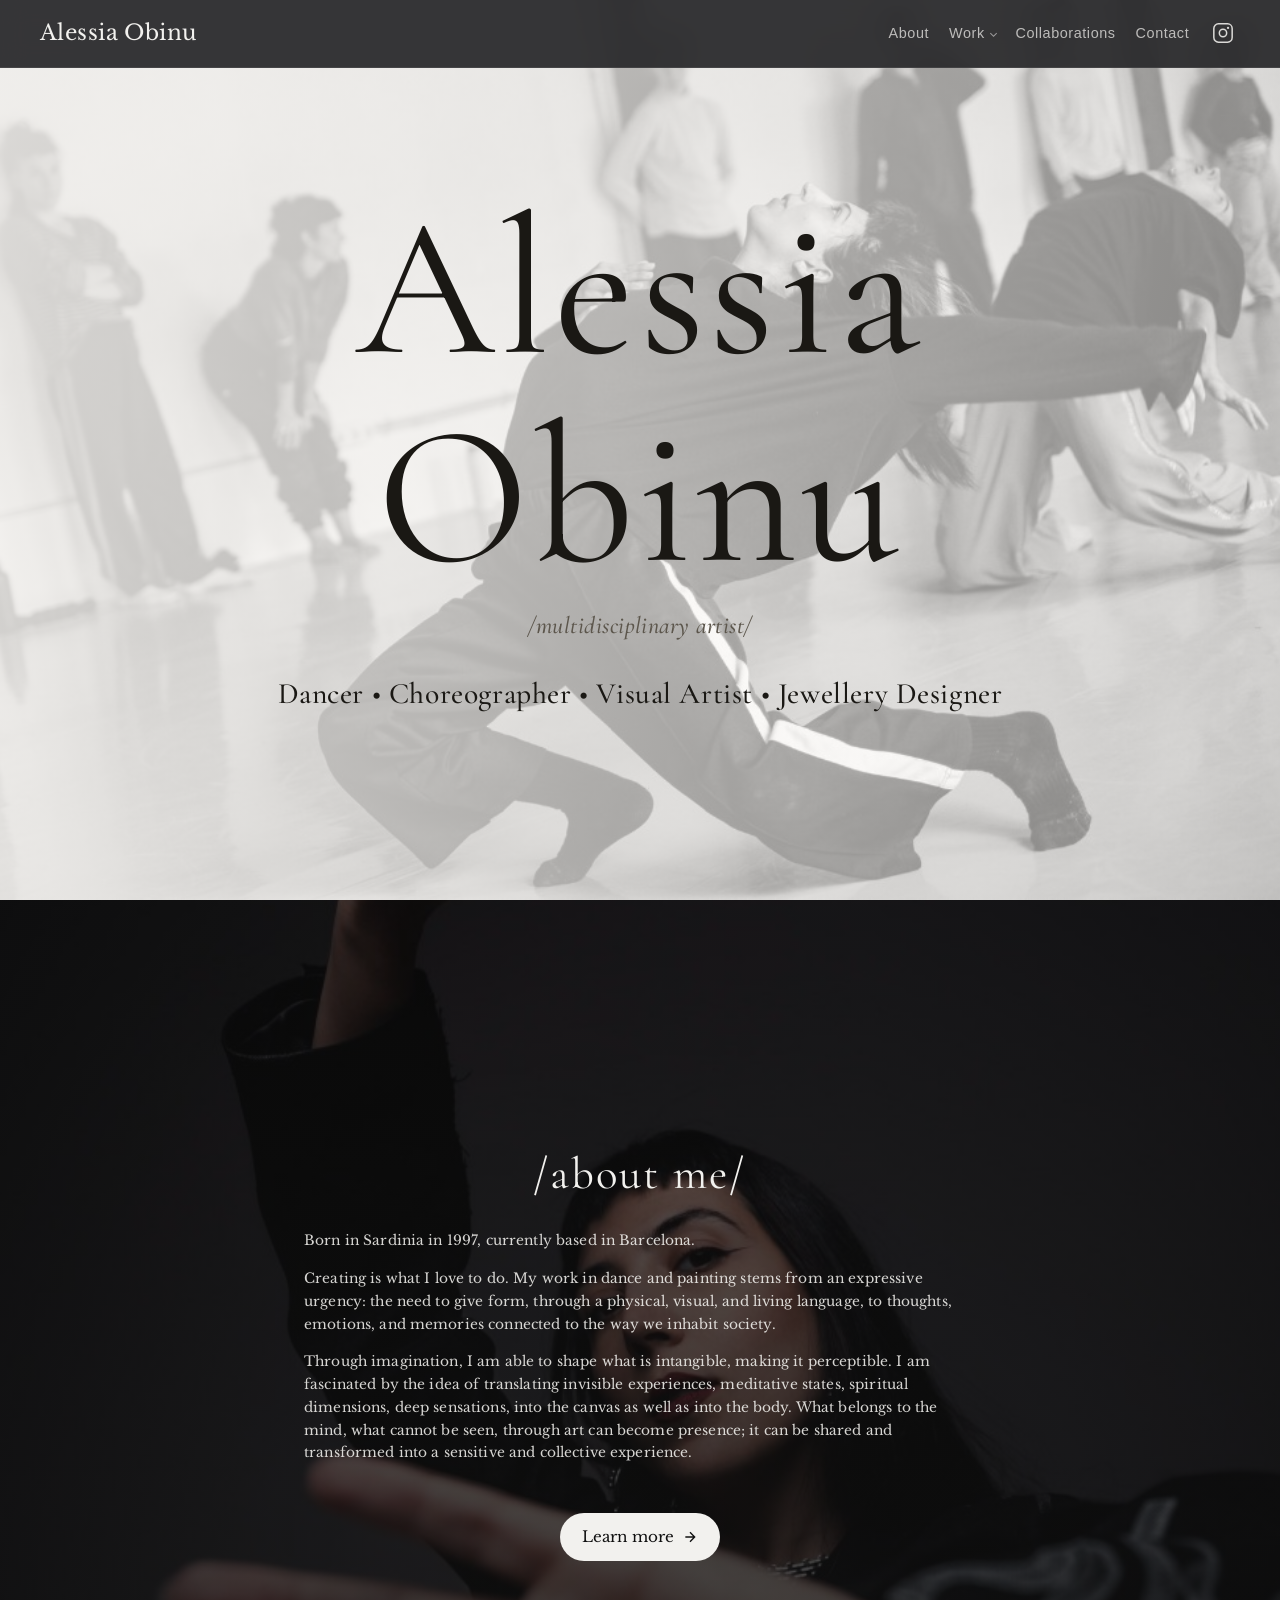
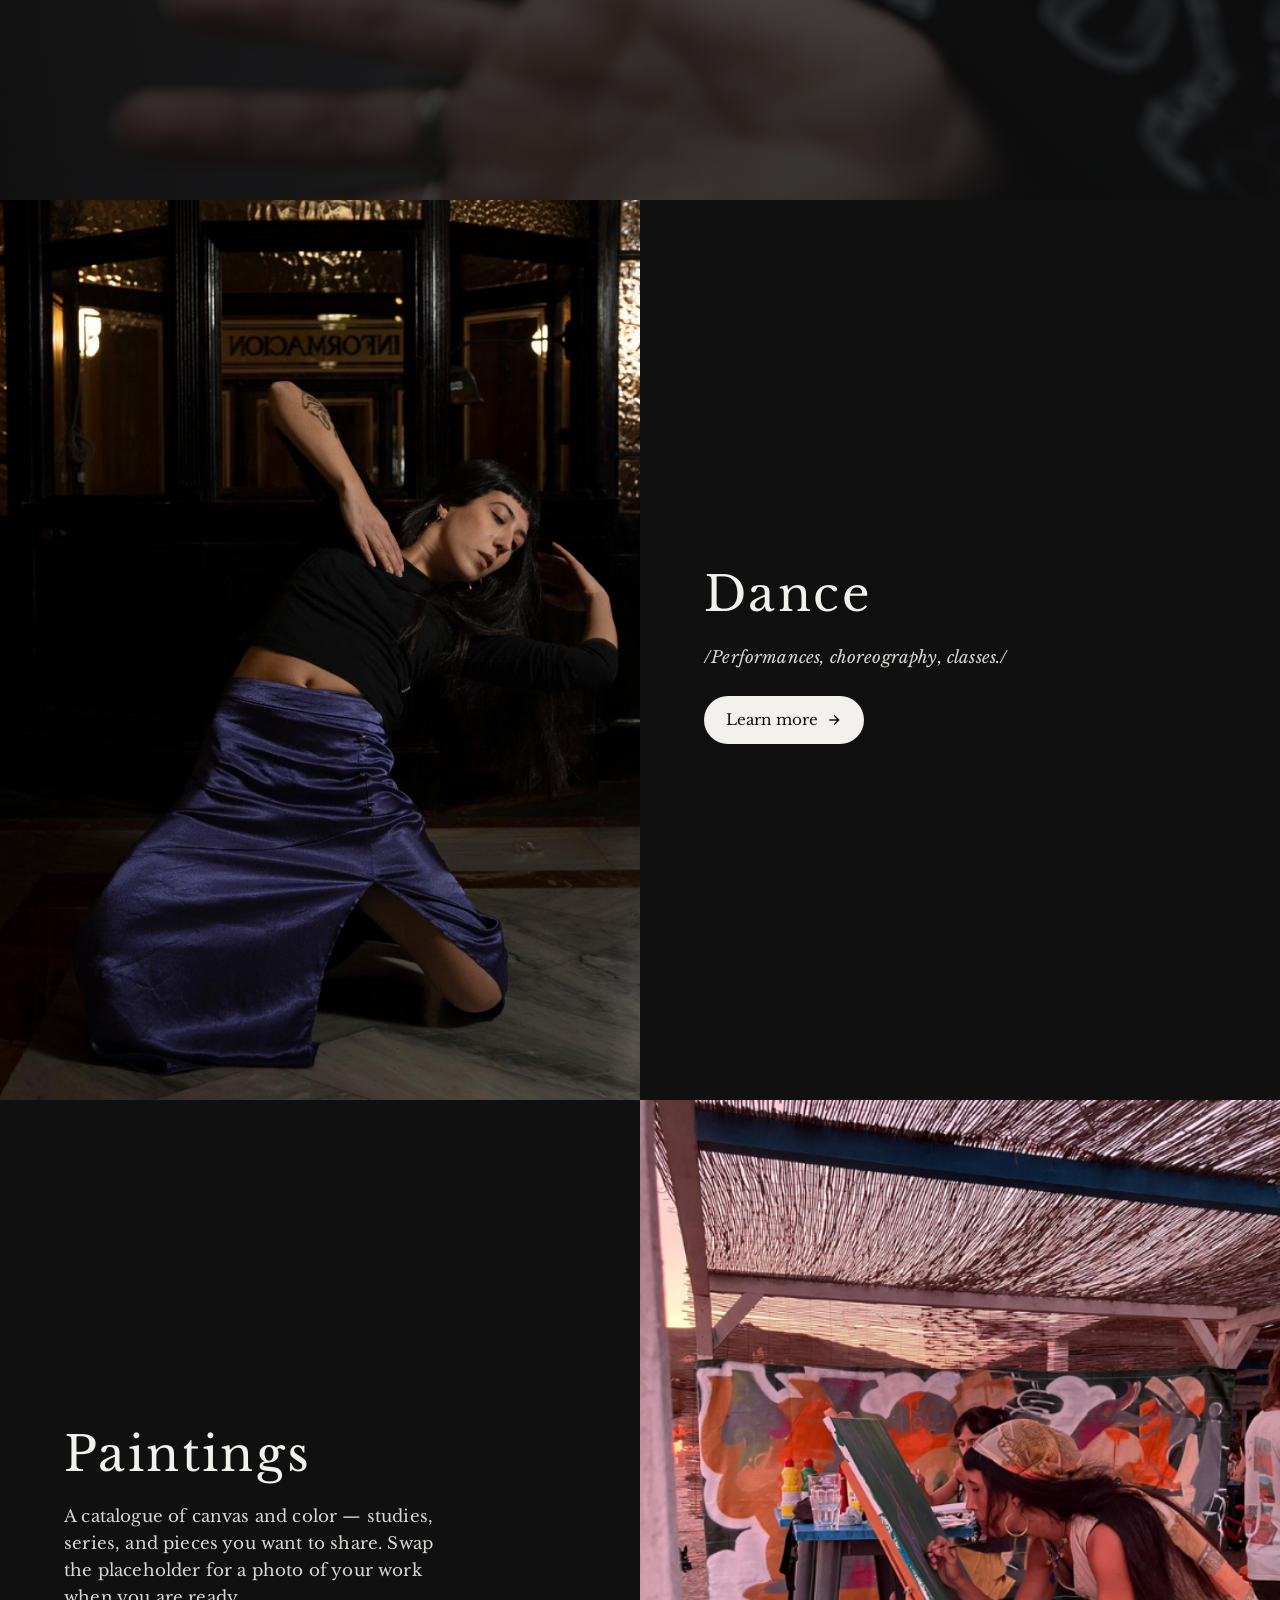
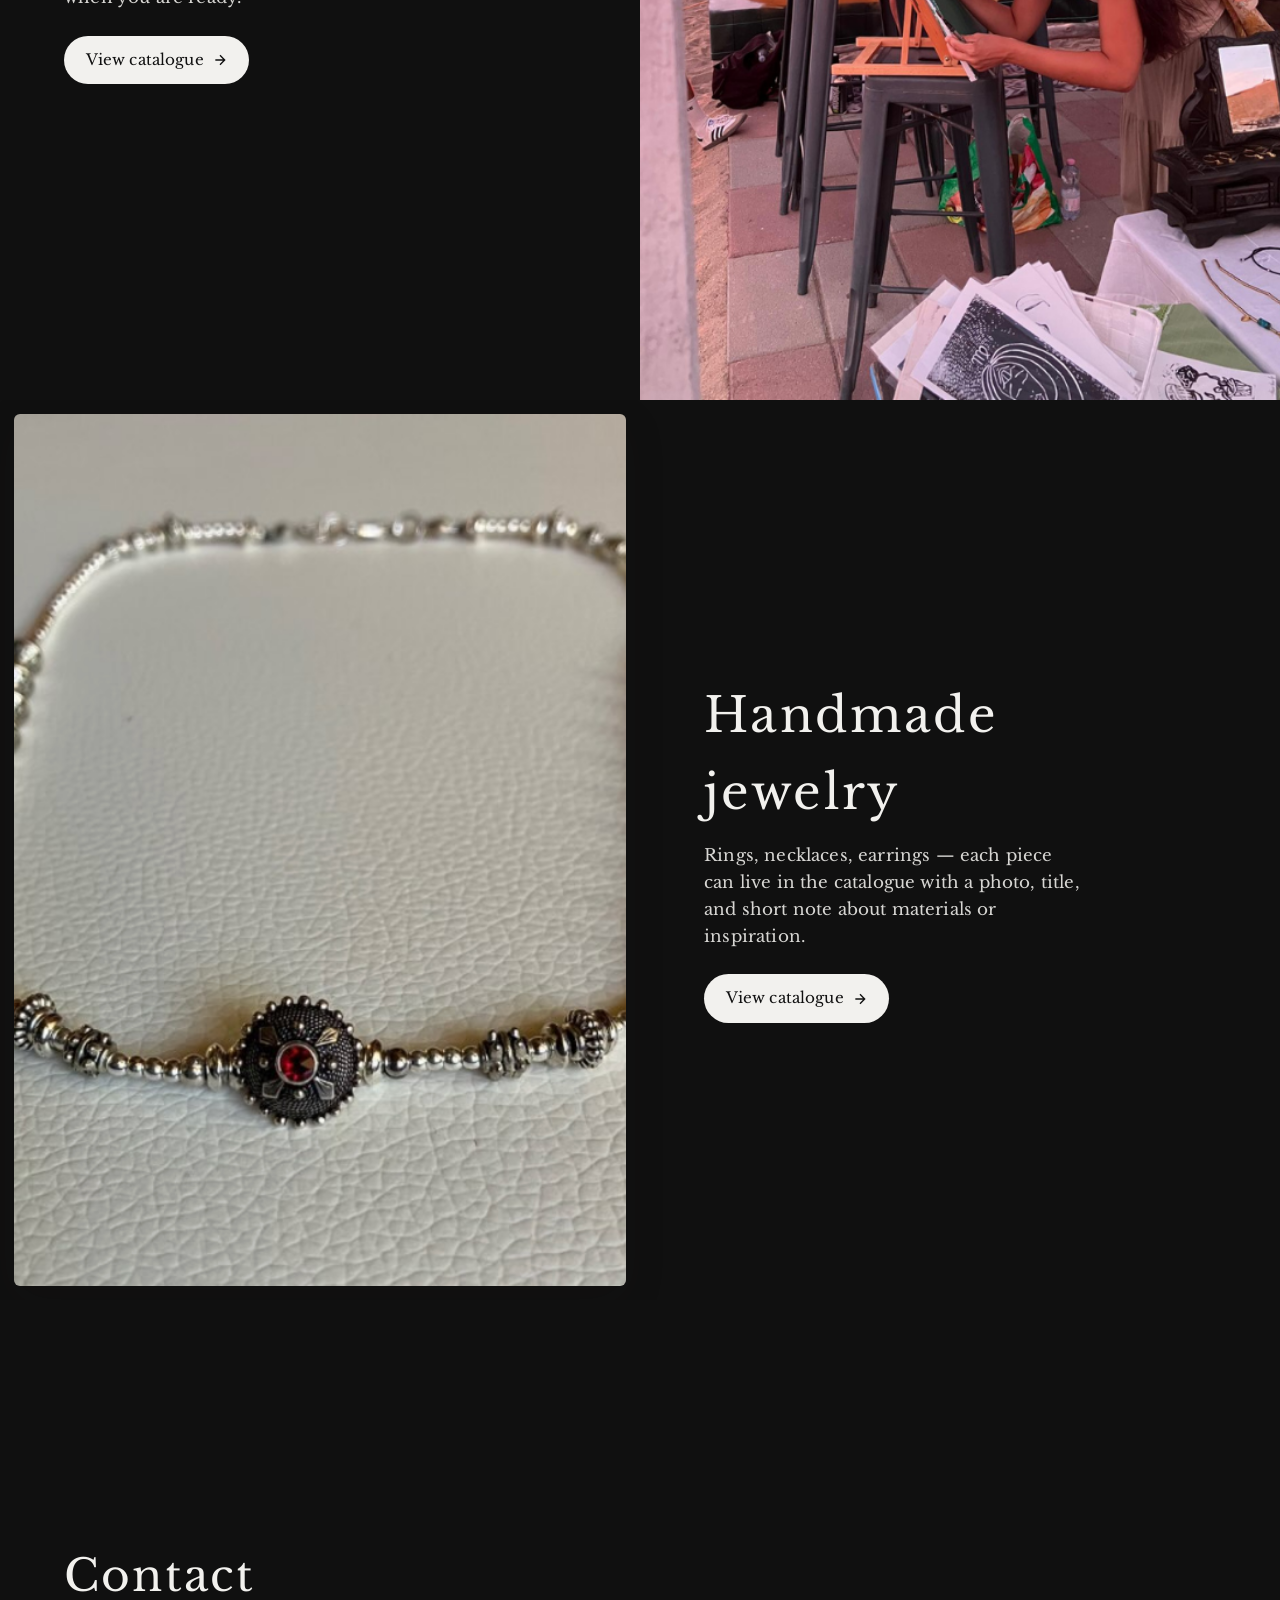
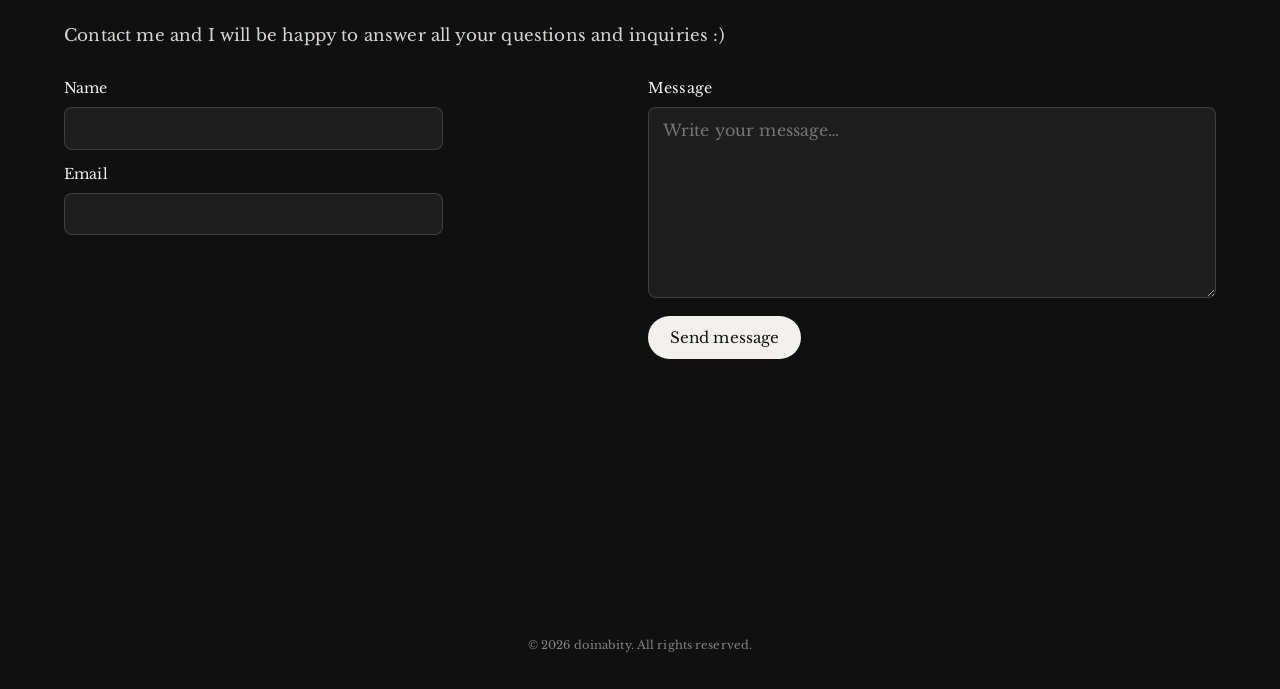
<file: index.html>
<!DOCTYPE html>
<html lang="en">
  <head>
    <meta charset="utf-8" />
    <meta name="viewport" content="width=device-width, initial-scale=1" />
    <title>Alessia Obinu — Portfolio</title>
    <link rel="preconnect" href="https://fonts.googleapis.com" />
    <link rel="preconnect" href="https://fonts.gstatic.com" crossorigin />
    <link
      href="https://fonts.googleapis.com/css2?family=Cormorant+Garamond:ital,wght@0,500;0,600;1,500&family=Libre+Baskerville:ital,wght@0,400;0,700;1,400&display=swap"
      rel="stylesheet"
    />
    <link rel="stylesheet" href="css/styles.css?v=a10fdd0" />
  </head>
  <body class="page-home">
    <header class="site-header">
      <a class="site-logo" href="index.html">Alessia Obinu</a>
      <div class="site-header__tools">
        <nav class="site-nav" aria-label="Primary">
          <div class="site-nav__desktop">
            <a href="about.html">About</a>
            <details class="site-nav__dropdown">
              <summary class="site-nav__dropdown-trigger">Work</summary>
              <ul class="site-nav__menu" role="list">
                <li><a href="dance2.html">Dance</a></li>
                <li><a href="paintings.html">Paintings</a></li>
                <li><a href="jewelry.html">Jewelry</a></li>
              </ul>
            </details>
            <a href="collaborations.html">Collaborations</a>
          </div>
          <details class="site-nav__dropdown site-nav__dropdown--mobile">
            <summary class="site-nav__dropdown-trigger">Menu</summary>
            <ul class="site-nav__menu site-nav__menu--mobile" role="list">
              <li><a href="about.html">About</a></li>
              <li class="site-nav__menu-label" role="presentation">Work</li>
              <li><a href="dance2.html">Dance</a></li>
              <li><a href="paintings.html">Paintings</a></li>
              <li><a href="jewelry.html">Jewelry</a></li>
              <li><a href="collaborations.html">Collaborations</a></li>
              <li><a href="#contact">Contact</a></li>
            </ul>
          </details>
          <a class="site-nav__contact" href="#contact">Contact</a>
        </nav>
        <a
          class="site-header__instagram"
          href="https://www.instagram.com/ale_obins/"
          target="_blank"
          rel="noopener noreferrer"
          aria-label="Instagram — @ale_obins"
        >
          <svg xmlns="http://www.w3.org/2000/svg" width="22" height="22" viewBox="0 0 24 24" fill="none" stroke="currentColor" stroke-width="1.65" stroke-linecap="round" stroke-linejoin="round" aria-hidden="true">
            <rect x="2" y="2" width="20" height="20" rx="5" ry="5" />
            <circle cx="12" cy="12" r="4" />
            <circle cx="17.5" cy="6.5" r="1.25" fill="currentColor" stroke="none" />
          </svg>
        </a>
      </div>
    </header>

    <main id="top">
      <section
        id="about"
        class="hero hero--split"
        aria-labelledby="hero-heading"
        aria-describedby="hero-subtitle"
      >
        <div class="hero__pane hero__pane--main">
          <div class="hero__inner hero__inner--solo">
            <h1 id="hero-heading">Alessia Obinu</h1>
            <p id="hero-subtitle" class="hero__tagline hero__tagline--solo">/multidisciplinary artist/</p>
            <p class="hero__roles">Dancer • Choreographer • Visual Artist • Jewellery Designer</p>
          </div>
        </div>
      </section>

      <section id="biography" class="home-biography" aria-labelledby="biography-heading">
        <div class="home-biography__grid">
          <div class="home-biography__portrait">
            <img
              src="images/about-page-portrait.png"
              alt="Portrait of Alessia Obinu"
              width="600"
              height="800"
              loading="lazy"
              decoding="async"
            />
          </div>
          <div class="home-biography__content">
            <h2 id="biography-heading" class="home-biography__title">/about me/</h2>
            <div class="home-biography__text">

              <p>Born in Sardinia in 1997, currently based in Barcelona.</p>
              <p>
                Creating is what I love to do. My work in dance and painting stems from an expressive urgency: the need
                to give form, through a physical, visual, and living language, to thoughts, emotions, and memories
                connected to the way we inhabit society.
              </p>
              <p>
                Through imagination, I am able to shape what is intangible, making it perceptible. I am fascinated by
                the idea of translating invisible experiences, meditative states, spiritual dimensions, deep
                sensations, into the canvas as well as into the body. What belongs to the mind, what cannot be seen,
                through art can become presence; it can be shared and transformed into a sensitive and collective
                experience.
              </p>
            </div>
            <a class="btn" href="about.html">
              Learn more
              <svg viewBox="0 0 24 24" fill="none" stroke="currentColor" stroke-width="2" aria-hidden="true">
                <path d="M5 12h14M12 5l7 7-7 7" />
              </svg>
            </a>
          </div>
        </div>
      </section>

      <div id="work" class="work-sections">

        <section id="dance" class="work-block work-block--dance" aria-labelledby="dance-heading">
          <div class="work-block__visual" aria-hidden="true">
            <div class="work-block__visual-inner">
              <img
                class="work-block__photo"
                src="images/dance-dancer.png"
                alt="Alessia Obinu in a contemporary dance pose"
                decoding="async"
              />
            </div>
          </div>
          <div class="work-block__content">
            <h2 id="dance-heading">Dance</h2>
            <p>
             <i>/Performances, choreography, classes./</i> 
            </p>
            <a class="btn" href="dance2.html">
              Learn more
              <svg viewBox="0 0 24 24" fill="none" stroke="currentColor" stroke-width="2" aria-hidden="true">
                <path d="M5 12h14M12 5l7 7-7 7" />
              </svg>
            </a>
          </div>
        </section>




        <section id="paintings" class="work-block work-block--paintings" aria-labelledby="paintings-heading">
          <div class="work-block__visual" aria-hidden="true">
            <div class="work-block__visual-inner">
              <img
                class="work-block__photo"
                src="images/canva-painting.png"
                alt=""
                decoding="async"
              />
            </div>
          </div>
          <div class="work-block__content">
            <h2 id="paintings-heading">Paintings</h2>
            <p>
              A catalogue of canvas and color — studies, series, and pieces you
              want to share. Swap the placeholder for a photo of your work when
              you are ready.
            </p>
            <a class="btn" href="paintings.html">
              View catalogue
              <svg viewBox="0 0 24 24" fill="none" stroke="currentColor" stroke-width="2" aria-hidden="true">
                <path d="M5 12h14M12 5l7 7-7 7" />
              </svg>
            </a>
          </div>
        </section>



        <section id="jewelry" class="work-block work-block--jewelry" aria-labelledby="jewelry-heading">
          <div class="work-block__visual" aria-hidden="true">
            <div class="work-block__visual-inner">
              <img
                class="work-block__photo"
                src="images/work-jewelry.png"
                alt=""
                decoding="async"
              />
            </div>
          </div>
          <div class="work-block__content">
            <h2 id="jewelry-heading">Handmade jewelry</h2>
            <p>
              Rings, necklaces, earrings — each piece can live in the catalogue
              with a photo, title, and short note about materials or inspiration.
            </p>
            <a class="btn" href="jewelry.html">
              View catalogue
              <svg viewBox="0 0 24 24" fill="none" stroke="currentColor" stroke-width="2" aria-hidden="true">
                <path d="M5 12h14M12 5l7 7-7 7" />
              </svg>
            </a>
          </div>
        </section>
      </div>

      <section id="contact" class="contact-section" aria-labelledby="contact-heading">
        <div class="contact-section__inner">
          <h2 id="contact-heading">Contact</h2>
          <p class="contact-section__lead">
            Contact me and I will be happy to answer all your questions and inquiries :)
          </p>
          <p id="contact-sent" class="contact-section__notice" hidden>
            Thanks — your message was sent.
          </p>
          <form
            class="contact-form"
            action="https://formsubmit.co/alessiaobinu3@gmail.com"
            method="POST"
          >
            <input type="hidden" name="_subject" value="Message from portfolio site" />
            <input type="hidden" name="_next" id="contact-form-next" value="" />
            <input type="hidden" name="_template" value="table" />
            <p class="contact-form__hp" aria-hidden="true">
              <label>
                Do not fill this in
                <input type="text" name="_gotcha" tabindex="-1" autocomplete="off" />
              </label>
            </p>
            <div class="contact-form__layout">
              <div class="contact-form__col contact-form__col--meta">
                <div class="contact-form__field">
                  <label for="contact-name">Name</label>
                  <input id="contact-name" name="name" type="text" required autocomplete="name" />
                </div>
                <div class="contact-form__field">
                  <label for="contact-email">Email</label>
                  <input
                    id="contact-email"
                    name="email"
                    type="email"
                    required
                    autocomplete="email"
                    inputmode="email"
                  />
                </div>
              </div>
              <div class="contact-form__col contact-form__col--message">
                <div class="contact-form__field contact-form__field--grow">
                  <label for="contact-message">Message</label>
                  <textarea
                    id="contact-message"
                    name="message"
                    rows="7"
                    required
                    placeholder="Write your message…"
                  ></textarea>
                </div>
                <button class="btn contact-form__submit" type="submit">Send message</button>
              </div>
            </div>
          </form>
        </div>
      </section>
    </main>

    <footer class="site-footer">
      <p>© <span id="year"></span> doinabity. All rights reserved.</p>
    </footer>
    <script>
      document.getElementById("year").textContent = new Date().getFullYear();
      document.addEventListener("click", function (e) {
        document.querySelectorAll(".site-nav__dropdown[open]").forEach(function (dropdown) {
          if (!dropdown.contains(e.target)) dropdown.removeAttribute("open");
        });
      });
      (function () {
        var next = document.getElementById("contact-form-next");
        if (next) {
          var href = window.location.href.split("#")[0];
          var sep = href.indexOf("?") >= 0 ? "&" : "?";
          next.value = href + sep + "sent=1#contact";
        }
        if (new URLSearchParams(window.location.search).get("sent") === "1") {
          var note = document.getElementById("contact-sent");
          if (note) note.hidden = false;
          window.history.replaceState(null, "", window.location.pathname + window.location.search);
        }
      })();
      (function () {
        if (!document.body.classList.contains("page-home")) return;
        if (!window.matchMedia("(min-width: 769px)").matches) return;

        var sections = Array.prototype.slice.call(
          document.querySelectorAll(".hero--split, .home-biography, .work-block, .contact-section")
        );
        if (!sections.length) return;

        function sectionTop(el) {
          return window.scrollY + el.getBoundingClientRect().top;
        }

        function goTo(index) {
          if (index < 0 || index >= sections.length) return;
          window.scrollTo({ top: sectionTop(sections[index]), behavior: "smooth" });
        }

        function goToHashTarget(el) {
          if (!el) return;
          var i = sections.indexOf(el);
          if (i >= 0) {
            goTo(i);
            return;
          }
          var firstBlock = el.querySelector && el.querySelector(".work-block");
          if (firstBlock) {
            goTo(sections.indexOf(firstBlock));
            return;
          }
          window.scrollTo({ top: sectionTop(el), behavior: "smooth" });
        }

        document.querySelectorAll("body.page-home a[href^='#']").forEach(function (link) {
          link.addEventListener("click", function (e) {
            var hash = link.getAttribute("href");
            if (!hash || hash === "#") return;
            var target = document.getElementById(hash.slice(1));
            if (!target) return;
            e.preventDefault();
            goToHashTarget(target);
          });
        });
      })();
    </script>
  </body>
</html>
</file>
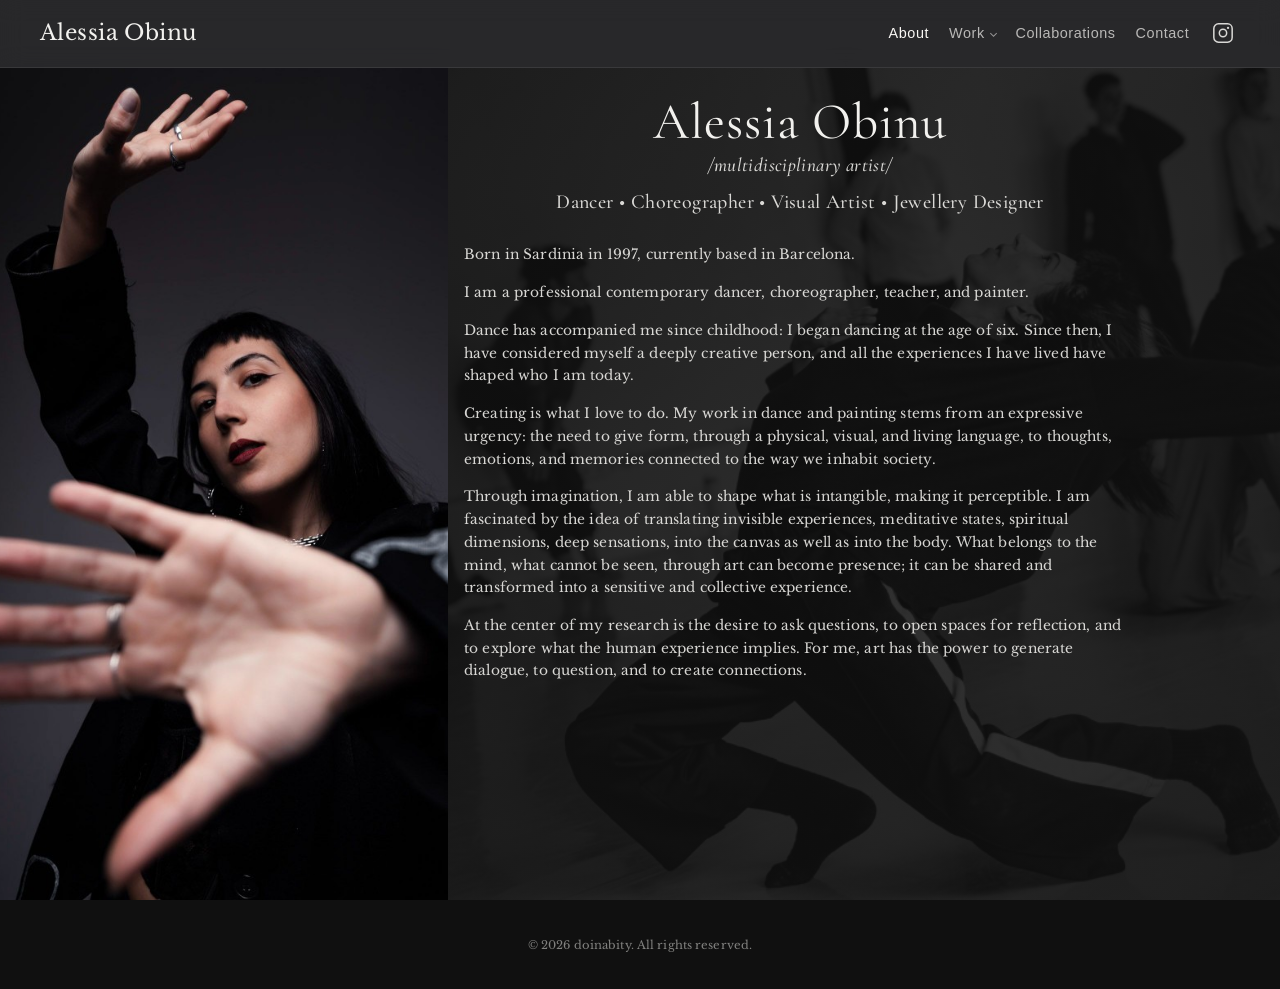
<file: about.html>
<!DOCTYPE html>
<html lang="en">
  <head>
    <meta charset="utf-8" />
    <meta name="viewport" content="width=device-width, initial-scale=1" />
    <title>About — Alessia Obinu</title>
    <link rel="preconnect" href="https://fonts.googleapis.com" />
    <link rel="preconnect" href="https://fonts.gstatic.com" crossorigin />
    <link
      href="https://fonts.googleapis.com/css2?family=Cormorant+Garamond:ital,wght@0,500;0,600;1,500&family=Libre+Baskerville:ital,wght@0,400;0,700;1,400&display=swap"
      rel="stylesheet"
    />
    <link rel="stylesheet" href="css/styles.css?v=a10fdd0" />
  </head>
  <body class="page-about">
    <header class="site-header">
      <a class="site-logo" href="index.html">Alessia Obinu</a>
      <div class="site-header__tools">
        <nav class="site-nav" aria-label="Primary">
          <div class="site-nav__desktop">
            <a href="about.html" aria-current="page">About</a>
            <details class="site-nav__dropdown">
              <summary class="site-nav__dropdown-trigger">Work</summary>
              <ul class="site-nav__menu" role="list">
                <li><a href="dance2.html">Dance</a></li>
                <li><a href="paintings.html">Paintings</a></li>
                <li><a href="jewelry.html">Jewelry</a></li>
              </ul>
            </details>
            <a href="collaborations.html">Collaborations</a>
          </div>
          <details class="site-nav__dropdown site-nav__dropdown--mobile">
            <summary class="site-nav__dropdown-trigger">Menu</summary>
            <ul class="site-nav__menu site-nav__menu--mobile" role="list">
              <li><a href="about.html" aria-current="page">About</a></li>
              <li class="site-nav__menu-label" role="presentation">Work</li>
              <li><a href="dance2.html">Dance</a></li>
              <li><a href="paintings.html">Paintings</a></li>
              <li><a href="jewelry.html">Jewelry</a></li>
              <li><a href="collaborations.html">Collaborations</a></li>
              <li><a href="index.html#contact">Contact</a></li>
            </ul>
          </details>
          <a class="site-nav__contact" href="index.html#contact">Contact</a>
        </nav>
        <a
          class="site-header__instagram"
          href="https://www.instagram.com/ale_obins/"
          target="_blank"
          rel="noopener noreferrer"
          aria-label="Instagram — @ale_obins"
        >
          <svg xmlns="http://www.w3.org/2000/svg" width="22" height="22" viewBox="0 0 24 24" fill="none" stroke="currentColor" stroke-width="1.65" stroke-linecap="round" stroke-linejoin="round" aria-hidden="true">
            <rect x="2" y="2" width="20" height="20" rx="5" ry="5" />
            <circle cx="12" cy="12" r="4" />
            <circle cx="17.5" cy="6.5" r="1.25" fill="currentColor" stroke="none" />
          </svg>
        </a>
      </div>
    </header>

    <main class="about-page" id="top">
      <section
        id="about"
        class="hero hero--split about-page__hero about-page__hero--cols"
        aria-labelledby="about-hero-heading"
        aria-describedby="about-hero-subtitle"
      >
        <div class="hero__pane hero__pane--quarter" aria-hidden="true"></div>
        <div class="hero__pane hero__pane--main">
          <div class="hero__inner hero__inner--solo hero__inner--about-main">
            <div class="hero__intro">
              <h1 id="about-hero-heading">Alessia Obinu</h1>
              <p id="about-hero-subtitle" class="hero__tagline hero__tagline--solo">/multidisciplinary artist/</p>
              <p class="hero__roles">Dancer • Choreographer • Visual Artist • Jewellery Designer</p>
            </div>
            <div class="about-page__hero-bio">
              <p>Born in Sardinia in 1997, currently based in Barcelona.</p>
              <p>I am a professional contemporary dancer, choreographer, teacher, and painter.</p>
              <p>
                Dance has accompanied me since childhood: I began dancing at the age of six. Since then, I have
                considered myself a deeply creative person, and all the experiences I have lived have shaped who I am
                today.
              </p>
              <p>
                Creating is what I love to do. My work in dance and painting stems from an expressive urgency: the need
                to give form, through a physical, visual, and living language, to thoughts, emotions, and memories
                connected to the way we inhabit society.
              </p>
              <p>
                Through imagination, I am able to shape what is intangible, making it perceptible. I am fascinated by
                the idea of translating invisible experiences, meditative states, spiritual dimensions, deep
                sensations, into the canvas as well as into the body. What belongs to the mind, what cannot be seen,
                through art can become presence; it can be shared and transformed into a sensitive and collective
                experience.
              </p>
              <p>
                At the center of my research is the desire to ask questions, to open spaces for reflection, and to
                explore what the human experience implies. For me, art has the power to generate dialogue, to question,
                and to create connections.
              </p>
            </div>
          </div>
        </div>
      </section>

    </main>

    <footer class="site-footer">
      <p>© <span id="year"></span> doinabity. All rights reserved.</p>
    </footer>
    <script>
      document.getElementById("year").textContent = new Date().getFullYear();
      document.addEventListener("click", function (e) {
        document.querySelectorAll(".site-nav__dropdown[open]").forEach(function (dropdown) {
          if (!dropdown.contains(e.target)) dropdown.removeAttribute("open");
        });
      });
    </script>
  </body>
</html>
</file>
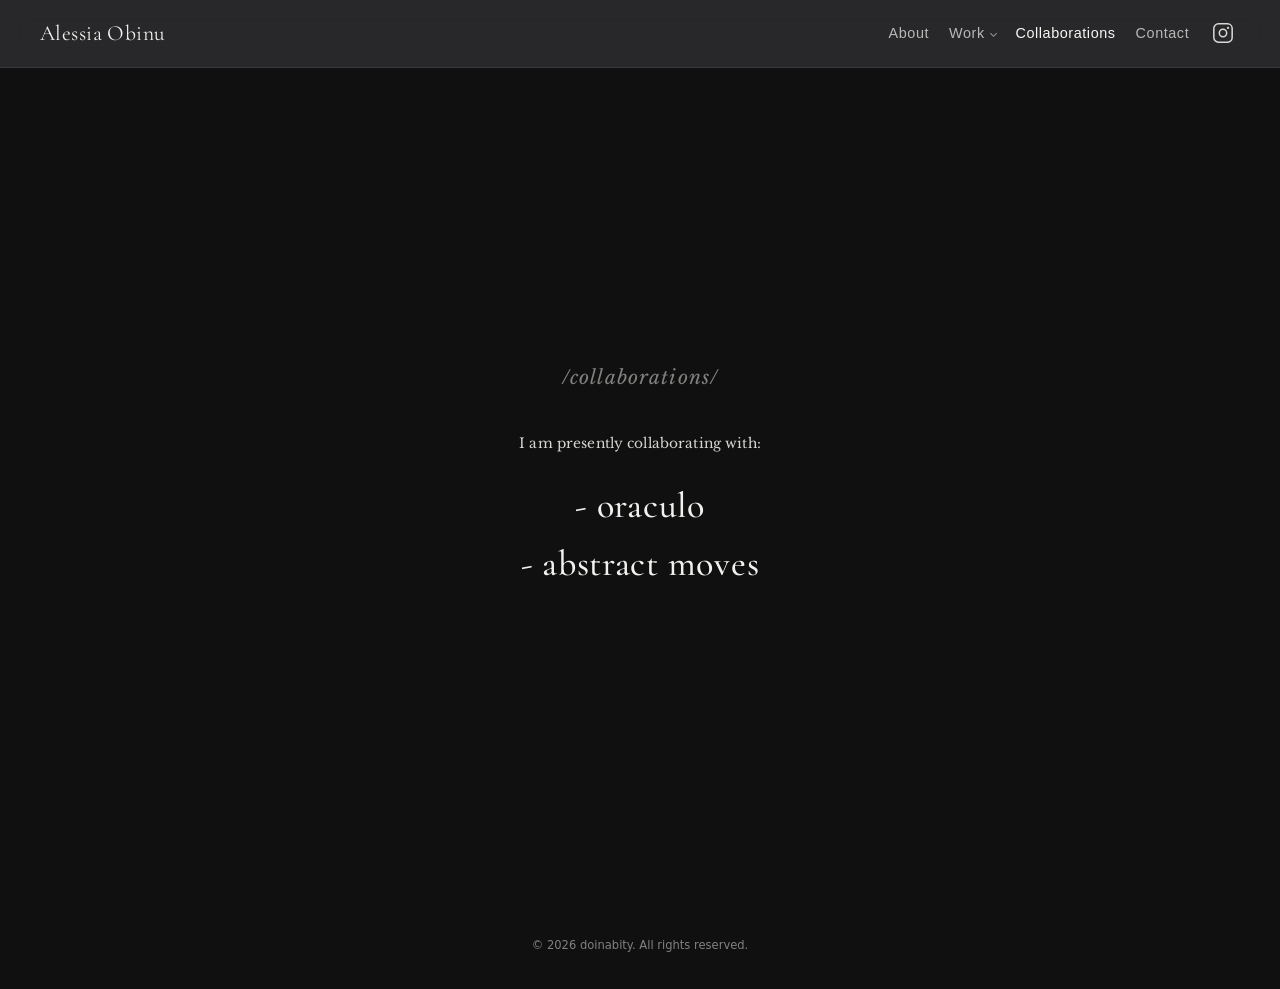
<file: collaborations.html>
<!DOCTYPE html>
<html lang="en">
  <head>
    <meta charset="utf-8" />
    <meta name="viewport" content="width=device-width, initial-scale=1" />
    <title>Collaborations — Alessia Obinu</title>
    <link rel="preconnect" href="https://fonts.googleapis.com" />
    <link rel="preconnect" href="https://fonts.gstatic.com" crossorigin />
    <link
      href="https://fonts.googleapis.com/css2?family=Cormorant+Garamond:ital,wght@0,500;0,600;1,500&family=Libre+Baskerville:ital,wght@0,400;0,700;1,400&display=swap"
      rel="stylesheet"
    />
    <link rel="stylesheet" href="css/styles.css?v=a10fdd0" />
  </head>
  <body class="page-collaborations">
    <header class="site-header">
      <a class="site-logo" href="index.html">Alessia Obinu</a>
      <div class="site-header__tools">
        <nav class="site-nav" aria-label="Primary">
          <div class="site-nav__desktop">
            <a href="about.html">About</a>
            <details class="site-nav__dropdown">
              <summary class="site-nav__dropdown-trigger">Work</summary>
              <ul class="site-nav__menu" role="list">
                <li><a href="dance2.html">Dance</a></li>
                <li><a href="paintings.html">Paintings</a></li>
                <li><a href="jewelry.html">Jewelry</a></li>
              </ul>
            </details>
            <a href="collaborations.html" aria-current="page">Collaborations</a>
          </div>
          <details class="site-nav__dropdown site-nav__dropdown--mobile">
            <summary class="site-nav__dropdown-trigger">Menu</summary>
            <ul class="site-nav__menu site-nav__menu--mobile" role="list">
              <li><a href="about.html">About</a></li>
              <li class="site-nav__menu-label" role="presentation">Work</li>
              <li><a href="dance2.html">Dance</a></li>
              <li><a href="paintings.html">Paintings</a></li>
              <li><a href="jewelry.html">Jewelry</a></li>
              <li><a href="collaborations.html" aria-current="page">Collaborations</a></li>
              <li><a href="index.html#contact">Contact</a></li>
            </ul>
          </details>
          <a class="site-nav__contact" href="index.html#contact">Contact</a>
        </nav>
        <a
          class="site-header__instagram"
          href="https://www.instagram.com/ale_obins/"
          target="_blank"
          rel="noopener noreferrer"
          aria-label="Instagram — @ale_obins"
        >
          <svg xmlns="http://www.w3.org/2000/svg" width="22" height="22" viewBox="0 0 24 24" fill="none" stroke="currentColor" stroke-width="1.65" stroke-linecap="round" stroke-linejoin="round" aria-hidden="true">
            <rect x="2" y="2" width="20" height="20" rx="5" ry="5" />
            <circle cx="12" cy="12" r="4" />
            <circle cx="17.5" cy="6.5" r="1.25" fill="currentColor" stroke="none" />
          </svg>
        </a>
      </div>
    </header>

    <main class="catalogue-main collaborations-page">
      <section class="collaborations-page__content" aria-labelledby="collaborations-heading">
        <h1 class="collaborations-page__heading" id="collaborations-heading">/collaborations/</h1>
        <p class="collaborations-page__lead">I am presently collaborating with:</p>
        <ul class="collaborations-page__list" role="list">
          <li>- oraculo</li>
          <li>- abstract moves</li>
        </ul>
      </section>
    </main>

    <footer class="site-footer">
      <p>© <span id="year"></span> doinabity. All rights reserved.</p>
    </footer>
    <script>
      document.getElementById("year").textContent = new Date().getFullYear();
      document.addEventListener("click", function (e) {
        document.querySelectorAll(".site-nav__dropdown[open]").forEach(function (dropdown) {
          if (!dropdown.contains(e.target)) dropdown.removeAttribute("open");
        });
      });
    </script>
  </body>
</html>
</file>
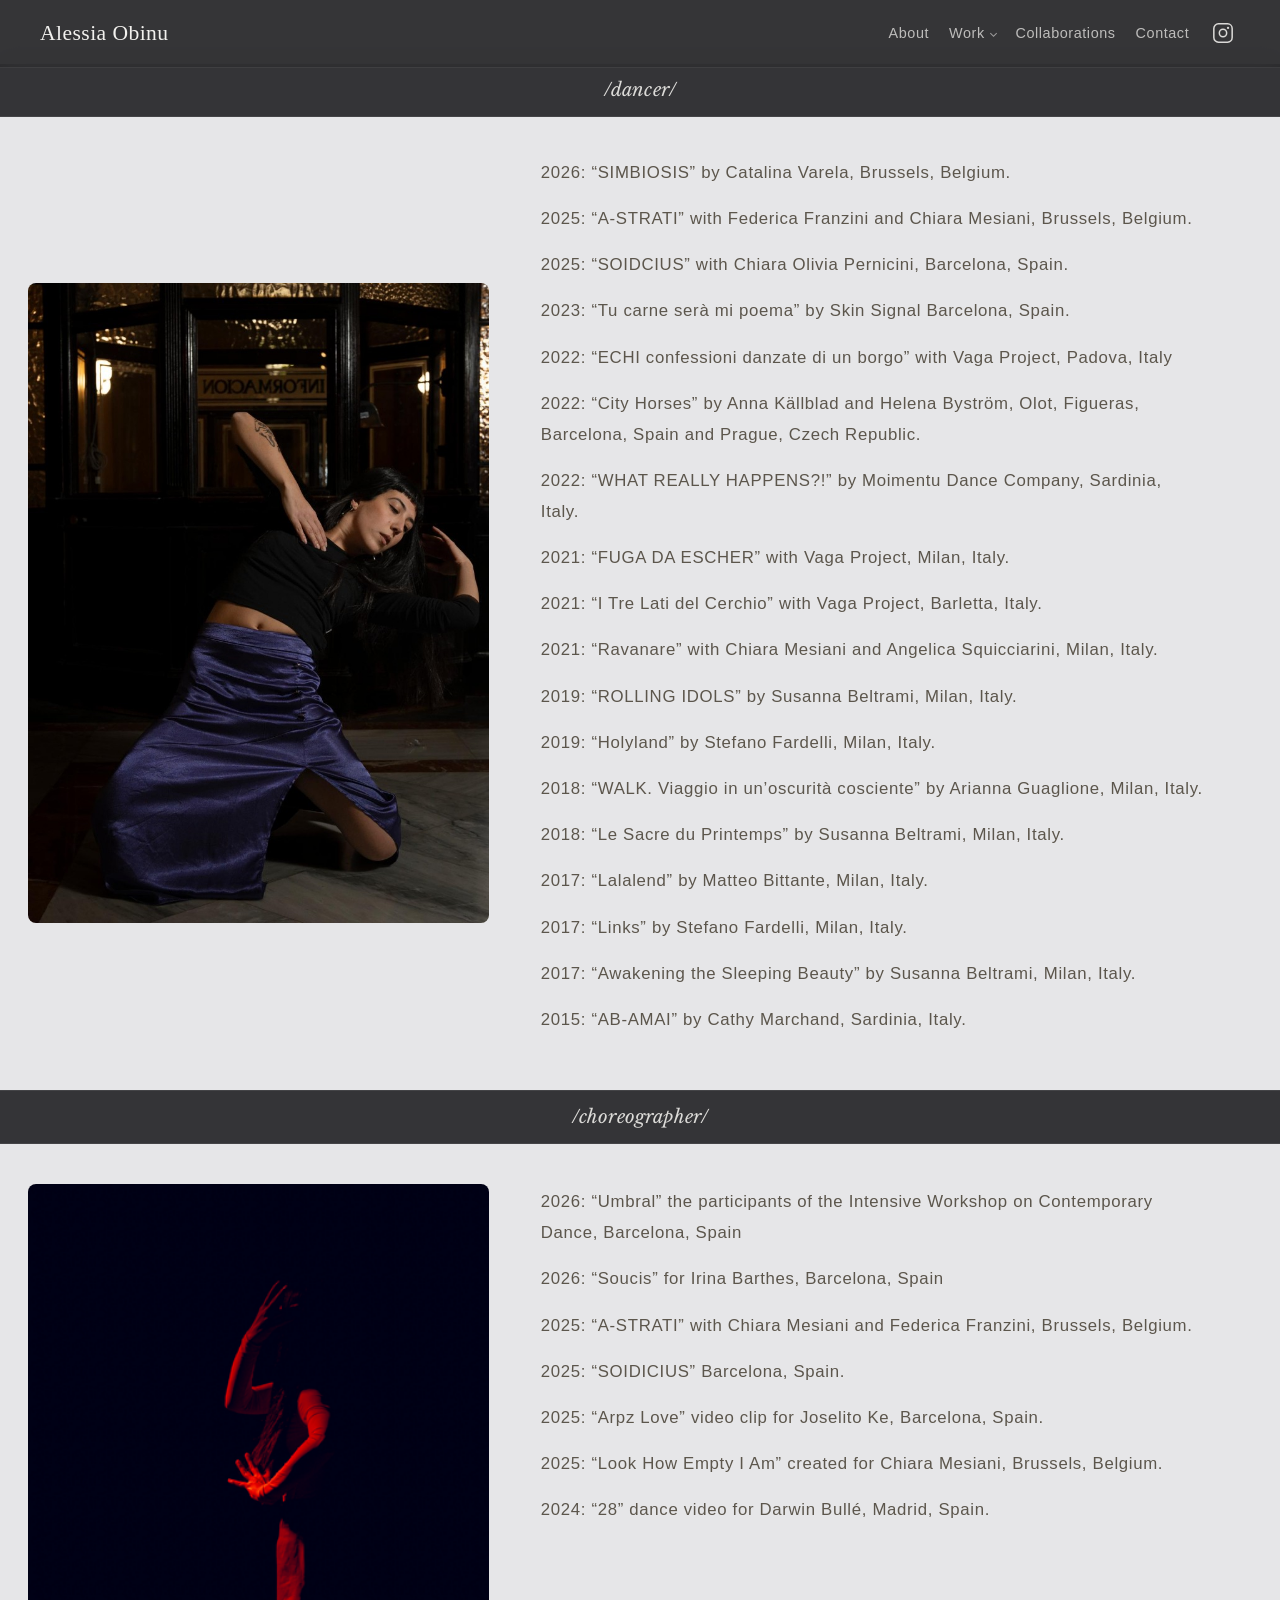
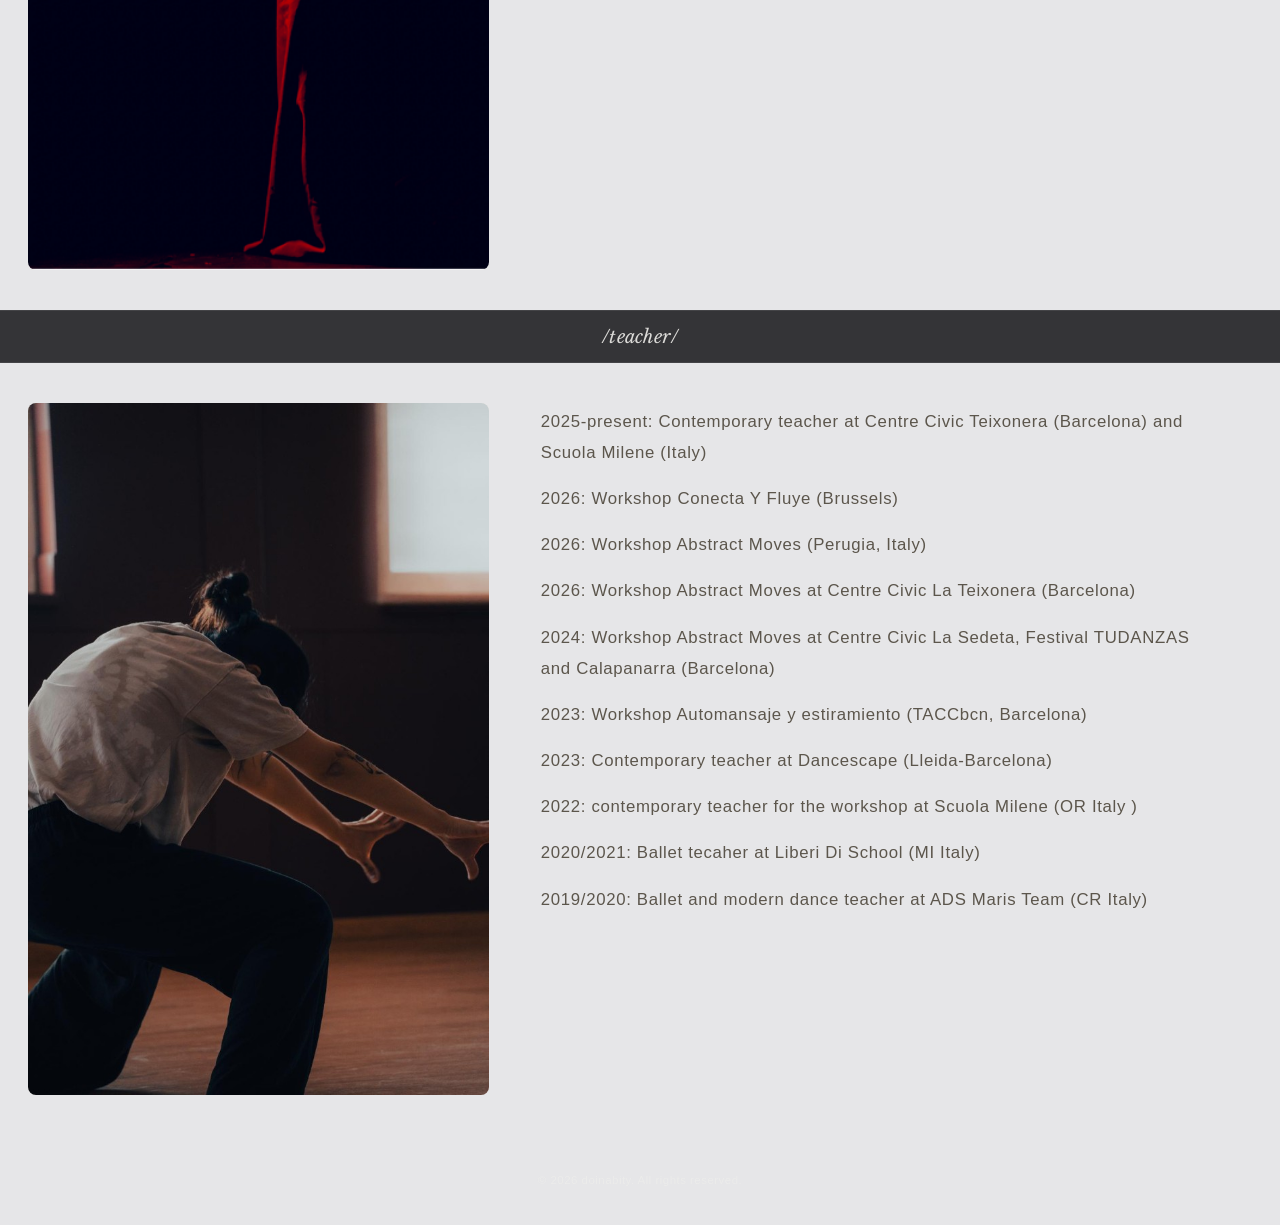
<file: dance.html>
<!DOCTYPE html>
<html lang="en">
  <head>
    <meta charset="utf-8" />
    <meta name="viewport" content="width=device-width, initial-scale=1" />
    <title>Dance — Alessia Obinu</title>
    <link rel="stylesheet" href="css/styles.css?v=a10fdd0" />
  </head>
  <body class="page-dance">
    <header class="site-header">
      <a class="site-logo" href="index.html">Alessia Obinu</a>
      <div class="site-header__tools">
        <nav class="site-nav" aria-label="Primary">
          <div class="site-nav__desktop">
            <a href="about.html">About</a>
            <details class="site-nav__dropdown">
              <summary class="site-nav__dropdown-trigger">Work</summary>
              <ul class="site-nav__menu" role="list">
                <li><a href="dance2.html" aria-current="page">Dance</a></li>
                <li><a href="paintings.html">Paintings</a></li>
                <li><a href="jewelry.html">Jewelry</a></li>
              </ul>
            </details>
            <a href="collaborations.html">Collaborations</a>
          </div>
          <details class="site-nav__dropdown site-nav__dropdown--mobile">
            <summary class="site-nav__dropdown-trigger">Menu</summary>
            <ul class="site-nav__menu site-nav__menu--mobile" role="list">
              <li><a href="about.html">About</a></li>
              <li class="site-nav__menu-label" role="presentation">Work</li>
              <li><a href="dance2.html" aria-current="page">Dance</a></li>
              <li><a href="paintings.html">Paintings</a></li>
              <li><a href="jewelry.html">Jewelry</a></li>
              <li><a href="collaborations.html">Collaborations</a></li>
              <li><a href="index.html#contact">Contact</a></li>
            </ul>
          </details>
          <a class="site-nav__contact" href="index.html#contact">Contact</a>
        </nav>
        <a
          class="site-header__instagram"
          href="https://www.instagram.com/ale_obins/"
          target="_blank"
          rel="noopener noreferrer"
          aria-label="Instagram — @ale_obins"
        >
          <svg xmlns="http://www.w3.org/2000/svg" width="22" height="22" viewBox="0 0 24 24" fill="none" stroke="currentColor" stroke-width="1.65" stroke-linecap="round" stroke-linejoin="round" aria-hidden="true">
            <rect x="2" y="2" width="20" height="20" rx="5" ry="5" />
            <circle cx="12" cy="12" r="4" />
            <circle cx="17.5" cy="6.5" r="1.25" fill="currentColor" stroke="none" />
          </svg>
        </a>
      </div>
    </header>

    <main class="catalogue-main dance-page">


      <div class="dance-roles">
        <div class="dance-section-bar">
          <p class="dance-section-bar__label">/dancer/</p>
        </div>

        <section id="dancer" class="dance-role dance-role--split" aria-labelledby="dancer-heading">
          <div class="dance-role__split">
            <figure class="dance-role__figure">
              <img
                src="images/dance-dancer.png"
                alt="Alessia Obinu in a low contemporary dance pose in the studio, arms extended forward."
                width="800"
                height="1200"
                loading="lazy"
              />
            </figure>
            <div class="dance-role__body dance-role__body--credits">
              <p>2026: “SIMBIOSIS” by Catalina Varela, Brussels, Belgium.</p>
              <p>2025: “A-STRATI” with Federica Franzini and Chiara Mesiani, Brussels, Belgium.</p>
              <p>2025: “SOIDCIUS” with Chiara Olivia Pernicini, Barcelona, Spain.</p>
              <p>2023: “Tu carne serà mi poema” by Skin Signal Barcelona, Spain.</p>
              <p>2022: “ECHI confessioni danzate di un borgo” with Vaga Project, Padova, Italy</p>
              <p>2022: “City Horses” by Anna Källblad and Helena Byström, Olot, Figueras, Barcelona, Spain and Prague, Czech Republic.</p>
              <p>2022: “WHAT REALLY HAPPENS?!” by Moimentu Dance Company, Sardinia, Italy.</p>
              <p>2021: “FUGA DA ESCHER” with Vaga Project, Milan, Italy.</p>
              <p>2021: “I Tre Lati del Cerchio” with Vaga Project, Barletta, Italy.</p>
              <p>2021: “Ravanare” with Chiara Mesiani and Angelica Squicciarini, Milan, Italy.</p>
              <p>2019: “ROLLING IDOLS” by Susanna Beltrami, Milan, Italy.</p>
              <p>2019: “Holyland” by Stefano Fardelli, Milan, Italy.</p>
              <p>2018: “WALK. Viaggio in un’oscurità cosciente” by Arianna Guaglione, Milan, Italy.</p>
              <p>2018: “Le Sacre du Printemps” by Susanna Beltrami, Milan, Italy.</p>
              <p>2017: “Lalalend” by Matteo Bittante, Milan, Italy.</p>
              <p>2017: “Links” by Stefano Fardelli, Milan, Italy.</p>
              <p>2017: “Awakening the Sleeping Beauty” by Susanna Beltrami, Milan, Italy.</p>
              <p>2015: “AB-AMAI” by Cathy Marchand, Sardinia, Italy.</p>
            </div>
          </div>
        </section>

        <div class="dance-section-bar">
          <p class="dance-section-bar__label">/choreographer/</p>
        </div>

        <section id="choreographer" class="dance-role dance-role--split" aria-labelledby="choreographer-heading">
          <div class="dance-role__split">
            <figure class="dance-role__figure">
              <img
                src="images/canva-choreo.png"
                alt="Alessia Obinu in a kneeling pose in a long dark skirt, dramatic side light."
                width="800"
                height="1200"
                loading="lazy"
              />
            </figure>
            <div class="dance-role__body dance-role__body--credits">
                <p>2026: “Umbral” the participants of the Intensive Workshop on Contemporary Dance, Barcelona, Spain</p>
                <p>2026: “Soucis” for Irina Barthes, Barcelona, Spain</p>
                <p>2025: “A-STRATI” with Chiara Mesiani and Federica Franzini, Brussels, Belgium.</p>
                <p>2025: “SOIDICIUS” Barcelona, Spain.</p>
                <p>2025: “Arpz Love” video clip for Joselito Ke, Barcelona, Spain.</p>
                <p>2025: “Look How Empty I Am” created for Chiara Mesiani, Brussels, Belgium.</p>
                <p>2024: “28” dance video for Darwin Bullé, Madrid, Spain.</p>
            </div>
          </div>
        </section>

        <div class="dance-section-bar">
          <p class="dance-section-bar__label">/teacher/</p>
        </div>

        <section id="teacher" class="dance-role dance-role--split" aria-labelledby="teacher-heading">
          <div class="dance-role__split">
            <figure class="dance-role__figure">
              <img
                src="images/dance-teacher.png"
                alt="Two dancers in red light against black, arms expressive in a theatrical duet."
                width="1200"
                height="800"
                loading="lazy"
              />
            </figure>
            <div class="dance-role__body dance-role__body--credits">
              <p>2025-present: Contemporary teacher at Centre Civic Teixonera (Barcelona) and Scuola Milene (Italy)</p>
              <p>2026: Workshop Conecta Y Fluye (Brussels)</p>
              <p>2026: Workshop Abstract Moves (Perugia, Italy)</p>
              <p>2026: Workshop Abstract Moves at Centre Civic La Teixonera (Barcelona)</p>
              <p>2024: Workshop Abstract Moves at Centre Civic La Sedeta, Festival TUDANZAS and Calapanarra (Barcelona)</p>
              <p>2023: Workshop Automansaje y estiramiento (TACCbcn, Barcelona)</p>
              <p>2023: Contemporary teacher at Dancescape (Lleida-Barcelona)</p>
              <p>2022: contemporary teacher for the workshop at Scuola Milene (OR Italy )</p>
              <p>2020/2021: Ballet tecaher at Liberi Di School (MI Italy)</p>
              <p>2019/2020: Ballet and modern dance teacher at ADS Maris Team (CR Italy)</p>
            </div>
          </div>
        </section>
      </div>
    </main>

    <footer class="site-footer">
      <p>© <span id="year"></span> doinabity. All rights reserved.</p>
    </footer>
    <script>
      document.getElementById("year").textContent = new Date().getFullYear();
      document.addEventListener("click", function (e) {
        document.querySelectorAll(".site-nav__dropdown[open]").forEach(function (dropdown) {
          if (!dropdown.contains(e.target)) dropdown.removeAttribute("open");
        });
      });
    </script>
  </body>
</html>
</file>
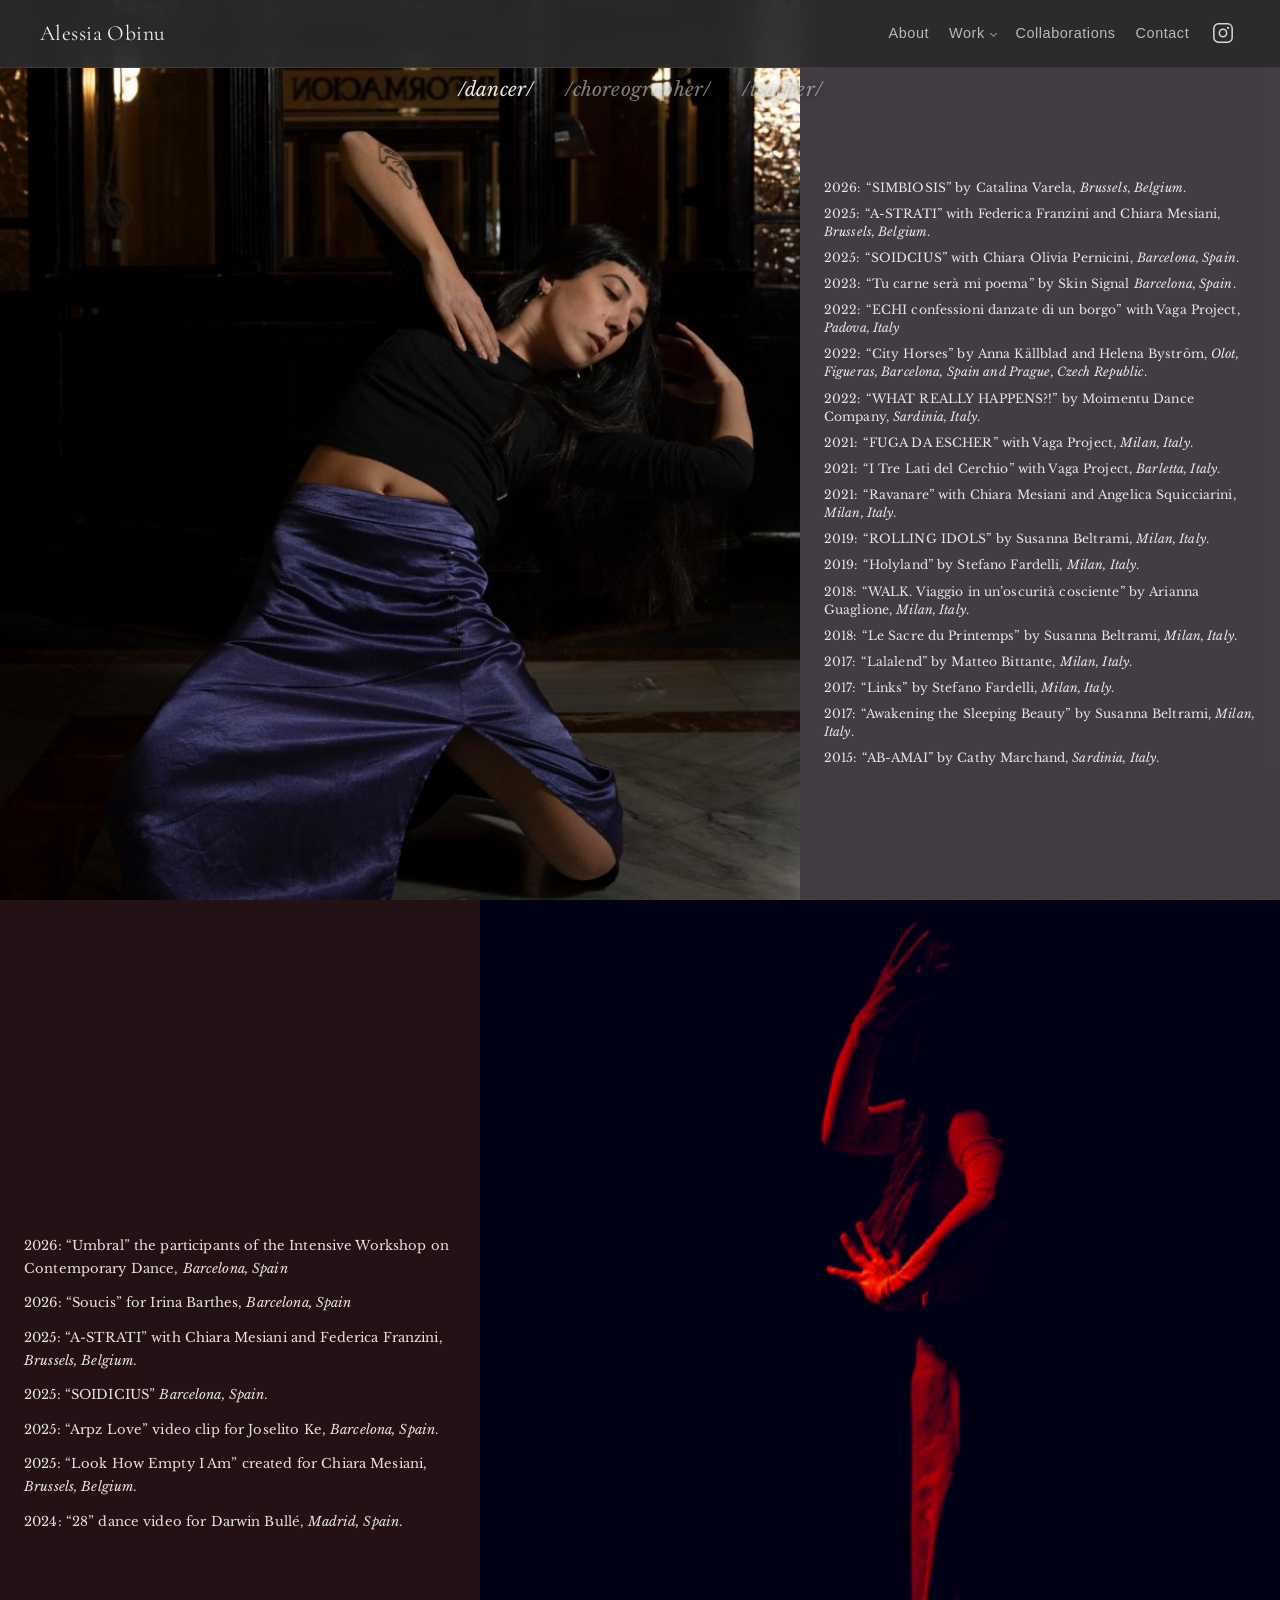
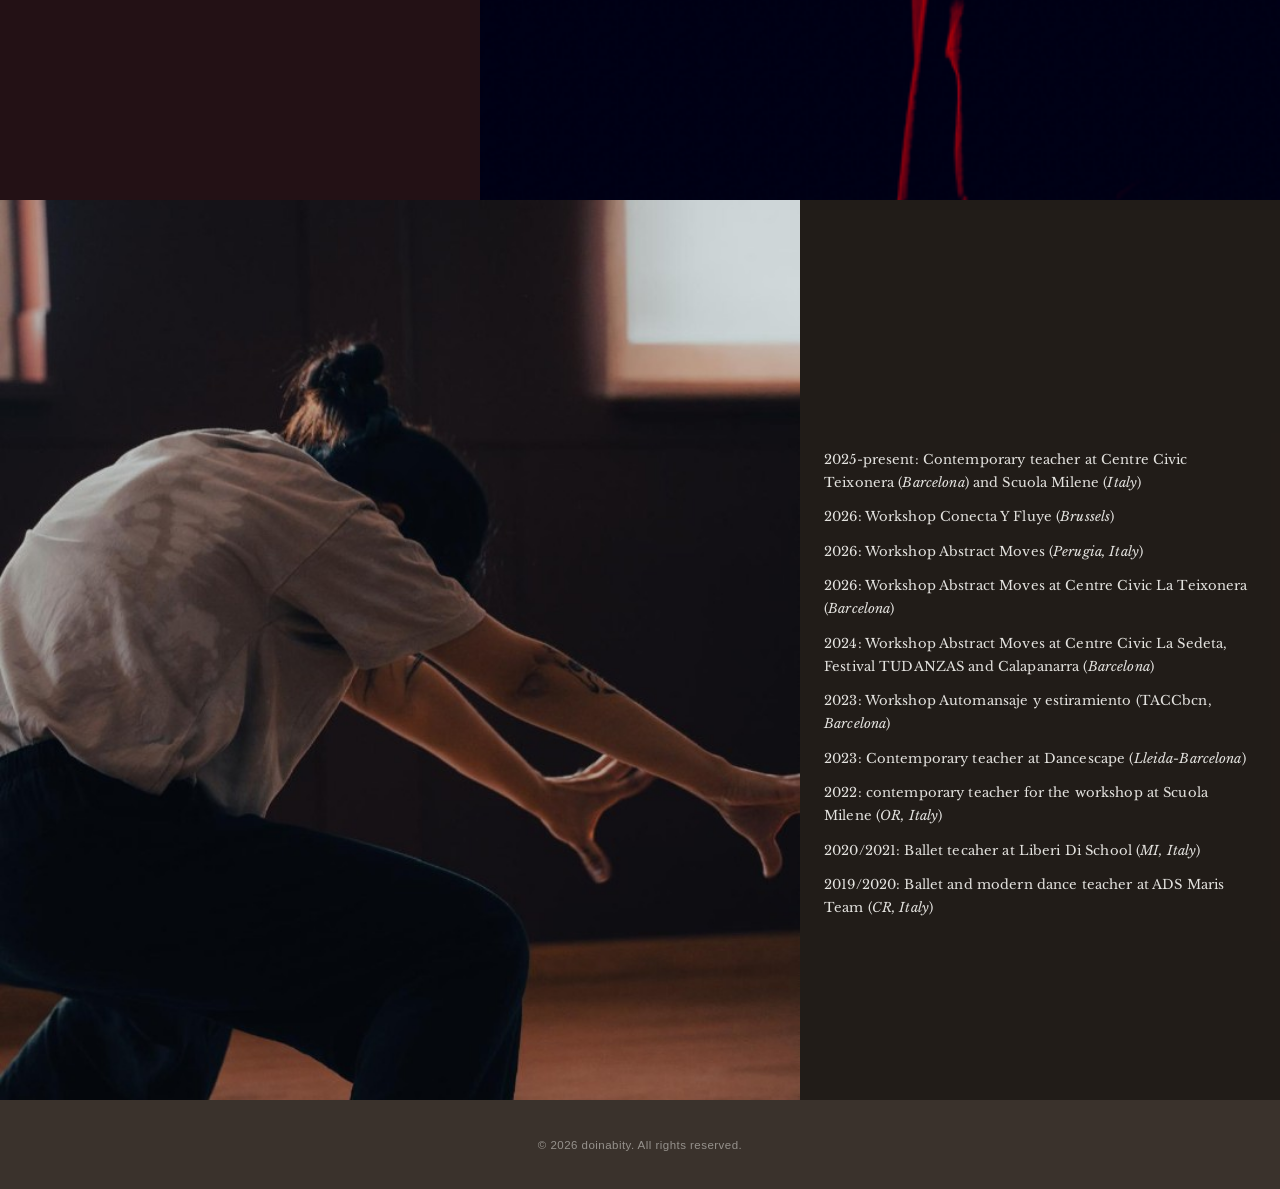
<file: dance2.html>
<!DOCTYPE html>
<html lang="en">
  <head>
    <meta charset="utf-8" />
    <meta name="viewport" content="width=device-width, initial-scale=1" />
    <title>Dance — Alessia Obinu</title>
    <link rel="preconnect" href="https://fonts.googleapis.com" />
    <link rel="preconnect" href="https://fonts.gstatic.com" crossorigin />
    <link
      href="https://fonts.googleapis.com/css2?family=Cormorant+Garamond:ital,wght@0,500;0,600;1,500&family=Outfit:wght@400;500;600&display=swap"
      rel="stylesheet"
    />
    <link rel="stylesheet" href="css/styles.css?v=a10fdd0" />
  </head>
  <body class="page-dance page-dance2">
    <header class="site-header">
      <a class="site-logo" href="index.html">Alessia Obinu</a>
      <div class="site-header__tools">
        <nav class="site-nav" aria-label="Primary">
          <div class="site-nav__desktop">
            <a href="about.html">About</a>
            <details class="site-nav__dropdown">
              <summary class="site-nav__dropdown-trigger">Work</summary>
              <ul class="site-nav__menu" role="list">
                <li><a href="dance2.html" aria-current="page">Dance</a></li>
                <li><a href="paintings.html">Paintings</a></li>
                <li><a href="jewelry.html">Jewelry</a></li>
              </ul>
            </details>
            <a href="collaborations.html">Collaborations</a>
          </div>
          <details class="site-nav__dropdown site-nav__dropdown--mobile">
            <summary class="site-nav__dropdown-trigger">Menu</summary>
            <ul class="site-nav__menu site-nav__menu--mobile" role="list">
              <li><a href="about.html">About</a></li>
              <li class="site-nav__menu-label" role="presentation">Work</li>
              <li><a href="dance2.html" aria-current="page">Dance</a></li>
              <li><a href="paintings.html">Paintings</a></li>
              <li><a href="jewelry.html">Jewelry</a></li>
              <li><a href="collaborations.html">Collaborations</a></li>
              <li><a href="index.html#contact">Contact</a></li>
            </ul>
          </details>
          <a class="site-nav__contact" href="index.html#contact">Contact</a>
        </nav>
        <a
          class="site-header__instagram"
          href="https://www.instagram.com/ale_obins/"
          target="_blank"
          rel="noopener noreferrer"
          aria-label="Instagram — @ale_obins"
        >
          <svg xmlns="http://www.w3.org/2000/svg" width="22" height="22" viewBox="0 0 24 24" fill="none" stroke="currentColor" stroke-width="1.65" stroke-linecap="round" stroke-linejoin="round" aria-hidden="true">
            <rect x="2" y="2" width="20" height="20" rx="5" ry="5" />
            <circle cx="12" cy="12" r="4" />
            <circle cx="17.5" cy="6.5" r="1.25" fill="currentColor" stroke="none" />
          </svg>
        </a>
      </div>
    </header>

    <nav class="dance2-section-nav" aria-label="Dance sections">
      <a id="dancer-heading" href="#dancer" class="dance2-section-nav__link" aria-current="true">/dancer/</a>
      <a id="choreographer-heading" href="#choreographer" class="dance2-section-nav__link">/choreographer/</a>
      <a id="teacher-heading" href="#teacher" class="dance2-section-nav__link">/teacher/</a>
    </nav>

    <main class="catalogue-main dance-page">


      <div class="dance-roles">
        <div class="dance-role-unit dance-role-unit--dancer">
        <section id="dancer" class="dance-role dance-role--overlay" aria-labelledby="dancer-heading">
          <div class="dance-role__split dance-role__split--panel-right">
            <figure class="dance-role__figure">
              <img
                src="images/dance-dancer.png"
                alt="Alessia Obinu in a low contemporary dance pose in the studio, arms extended forward."
                width="800"
                height="1200"
                loading="lazy"
              />
            </figure>
            <div class="dance-role__body dance-role__body--credits">
              <p>2026: “SIMBIOSIS” by Catalina Varela, <em>Brussels, Belgium</em>.</p>
              <p>2025: “A-STRATI” with Federica Franzini and Chiara Mesiani, <em>Brussels, Belgium</em>.</p>
              <p>2025: “SOIDCIUS” with Chiara Olivia Pernicini, <em>Barcelona, Spain</em>.</p>
              <p>2023: “Tu carne serà mi poema” by Skin Signal <em>Barcelona, Spain</em>.</p>
              <p>2022: “ECHI confessioni danzate di un borgo” with Vaga Project, <em>Padova, Italy</em></p>
              <p>2022: “City Horses” by Anna Källblad and Helena Byström, <em>Olot, Figueras, Barcelona, Spain and Prague, Czech Republic</em>.</p>
              <p>2022: “WHAT REALLY HAPPENS?!” by Moimentu Dance Company, <em>Sardinia, Italy</em>.</p>
              <p>2021: “FUGA DA ESCHER” with Vaga Project, <em>Milan, Italy</em>.</p>
              <p>2021: “I Tre Lati del Cerchio” with Vaga Project, <em>Barletta, Italy</em>.</p>
              <p>2021: “Ravanare” with Chiara Mesiani and Angelica Squicciarini, <em>Milan, Italy</em>.</p>
              <p>2019: “ROLLING IDOLS” by Susanna Beltrami, <em>Milan, Italy</em>.</p>
              <p>2019: “Holyland” by Stefano Fardelli, <em>Milan, Italy</em>.</p>
              <p>2018: “WALK. Viaggio in un’oscurità cosciente” by Arianna Guaglione, <em>Milan, Italy</em>.</p>
              <p>2018: “Le Sacre du Printemps” by Susanna Beltrami, <em>Milan, Italy</em>.</p>
              <p>2017: “Lalalend” by Matteo Bittante, <em>Milan, Italy</em>.</p>
              <p>2017: “Links” by Stefano Fardelli, <em>Milan, Italy</em>.</p>
              <p>2017: “Awakening the Sleeping Beauty” by Susanna Beltrami, <em>Milan, Italy</em>.</p>
              <p>2015: “AB-AMAI” by Cathy Marchand, <em>Sardinia, Italy</em>.</p>
            </div>
          </div>
        </section>
        </div>

        <div class="dance-role-unit dance-role-unit--choreographer">
        <section id="choreographer" class="dance-role dance-role--overlay" aria-labelledby="choreographer-heading">
          <div class="dance-role__split dance-role__split--panel-left">
            <figure class="dance-role__figure">
              <img
                src="images/canva-choreo.png"
                alt="Alessia Obinu in a kneeling pose in a long dark skirt, dramatic side light."
                width="800"
                height="1200"
                loading="lazy"
              />
            </figure>
            <div class="dance-role__body dance-role__body--credits">
                <p>2026: “Umbral” the participants of the Intensive Workshop on Contemporary Dance, <em>Barcelona, Spain</em></p>
                <p>2026: “Soucis” for Irina Barthes, <em>Barcelona, Spain</em></p>
                <p>2025: “A-STRATI” with Chiara Mesiani and Federica Franzini, <em>Brussels, Belgium</em>.</p>
                <p>2025: “SOIDICIUS” <em>Barcelona, Spain</em>.</p>
                <p>2025: “Arpz Love” video clip for Joselito Ke, <em>Barcelona, Spain</em>.</p>
                <p>2025: “Look How Empty I Am” created for Chiara Mesiani, <em>Brussels, Belgium</em>.</p>
                <p>2024: “28” dance video for Darwin Bullé, <em>Madrid, Spain</em>.</p>
            </div>
          </div>
        </section>
        </div>

        <div class="dance-role-unit dance-role-unit--teacher">
        <section id="teacher" class="dance-role dance-role--overlay" aria-labelledby="teacher-heading">
          <div class="dance-role__split dance-role__split--panel-right">
            <figure class="dance-role__figure">
              <img
                src="images/dance-teacher.png"
                alt="Two dancers in red light against black, arms expressive in a theatrical duet."
                width="1200"
                height="800"
                loading="lazy"
              />
            </figure>
            <div class="dance-role__body dance-role__body--credits">
              <p>2025-present: Contemporary teacher at Centre Civic Teixonera (<em>Barcelona</em>) and Scuola Milene (<em>Italy</em>)</p>
              <p>2026: Workshop Conecta Y Fluye (<em>Brussels</em>)</p>
              <p>2026: Workshop Abstract Moves (<em>Perugia, Italy</em>)</p>
              <p>2026: Workshop Abstract Moves at Centre Civic La Teixonera (<em>Barcelona</em>)</p>
              <p>2024: Workshop Abstract Moves at Centre Civic La Sedeta, Festival TUDANZAS and Calapanarra (<em>Barcelona</em>)</p>
              <p>2023: Workshop Automansaje y estiramiento (TACCbcn, <em>Barcelona</em>)</p>
              <p>2023: Contemporary teacher at Dancescape (<em>Lleida-Barcelona</em>)</p>
              <p>2022: contemporary teacher for the workshop at Scuola Milene (<em>OR, Italy</em>)</p>
              <p>2020/2021: Ballet tecaher at Liberi Di School (<em>MI, Italy</em>)</p>
              <p>2019/2020: Ballet and modern dance teacher at ADS Maris Team (<em>CR, Italy</em>)</p>
            </div>
          </div>
        </section>
        </div>
      </div>
    </main>

    <footer class="site-footer">
      <p>© <span id="year"></span> doinabity. All rights reserved.</p>
    </footer>
    <script>
      document.getElementById("year").textContent = new Date().getFullYear();

      document.addEventListener("click", function (e) {
        document.querySelectorAll(".site-nav__dropdown[open]").forEach(function (dropdown) {
          if (!dropdown.contains(e.target)) dropdown.removeAttribute("open");
        });
      });

      (function () {
        if (!document.body.classList.contains("page-dance2")) return;
        if (!window.matchMedia("(min-width: 769px)").matches) return;

        var sections = Array.prototype.slice.call(
          document.querySelectorAll(".page-dance2 .dance-role-unit")
        );
        if (!sections.length) return;

        var navLinks = Array.prototype.slice.call(
          document.querySelectorAll(".dance2-section-nav__link")
        );

        function setActiveNav(index) {
          navLinks.forEach(function (link, i) {
            if (i === index) {
              link.setAttribute("aria-current", "true");
            } else {
              link.removeAttribute("aria-current");
            }
          });
        }

        function sectionTop(el) {
          return window.scrollY + el.getBoundingClientRect().top;
        }

        function currentIndex() {
          var best = 0;
          var bestDist = Infinity;
          sections.forEach(function (el, i) {
            var dist = Math.abs(el.getBoundingClientRect().top);
            if (dist < bestDist) {
              bestDist = dist;
              best = i;
            }
          });
          return best;
        }

        function goTo(index) {
          if (index < 0 || index >= sections.length) return;
          setActiveNav(index);
          window.scrollTo({ top: sectionTop(sections[index]), behavior: "smooth" });
        }

        document.querySelectorAll("body.page-dance2 a[href^='#']").forEach(function (link) {
          link.addEventListener("click", function (e) {
            var hash = link.getAttribute("href");
            if (!hash || hash === "#") return;
            var target = document.getElementById(hash.slice(1));
            if (!target) return;
            var unit = target.closest(".dance-role-unit");
            if (!unit) return;
            e.preventDefault();
            var i = sections.indexOf(unit);
            if (i >= 0) goTo(i);
          });
        });

        setActiveNav(0);

        var navTicking = false;
        window.addEventListener(
          "scroll",
          function () {
            if (navTicking) return;
            navTicking = true;
            requestAnimationFrame(function () {
              setActiveNav(currentIndex());
              navTicking = false;
            });
          },
          { passive: true }
        );
      })();
    </script>
  </body>
</html>
</file>
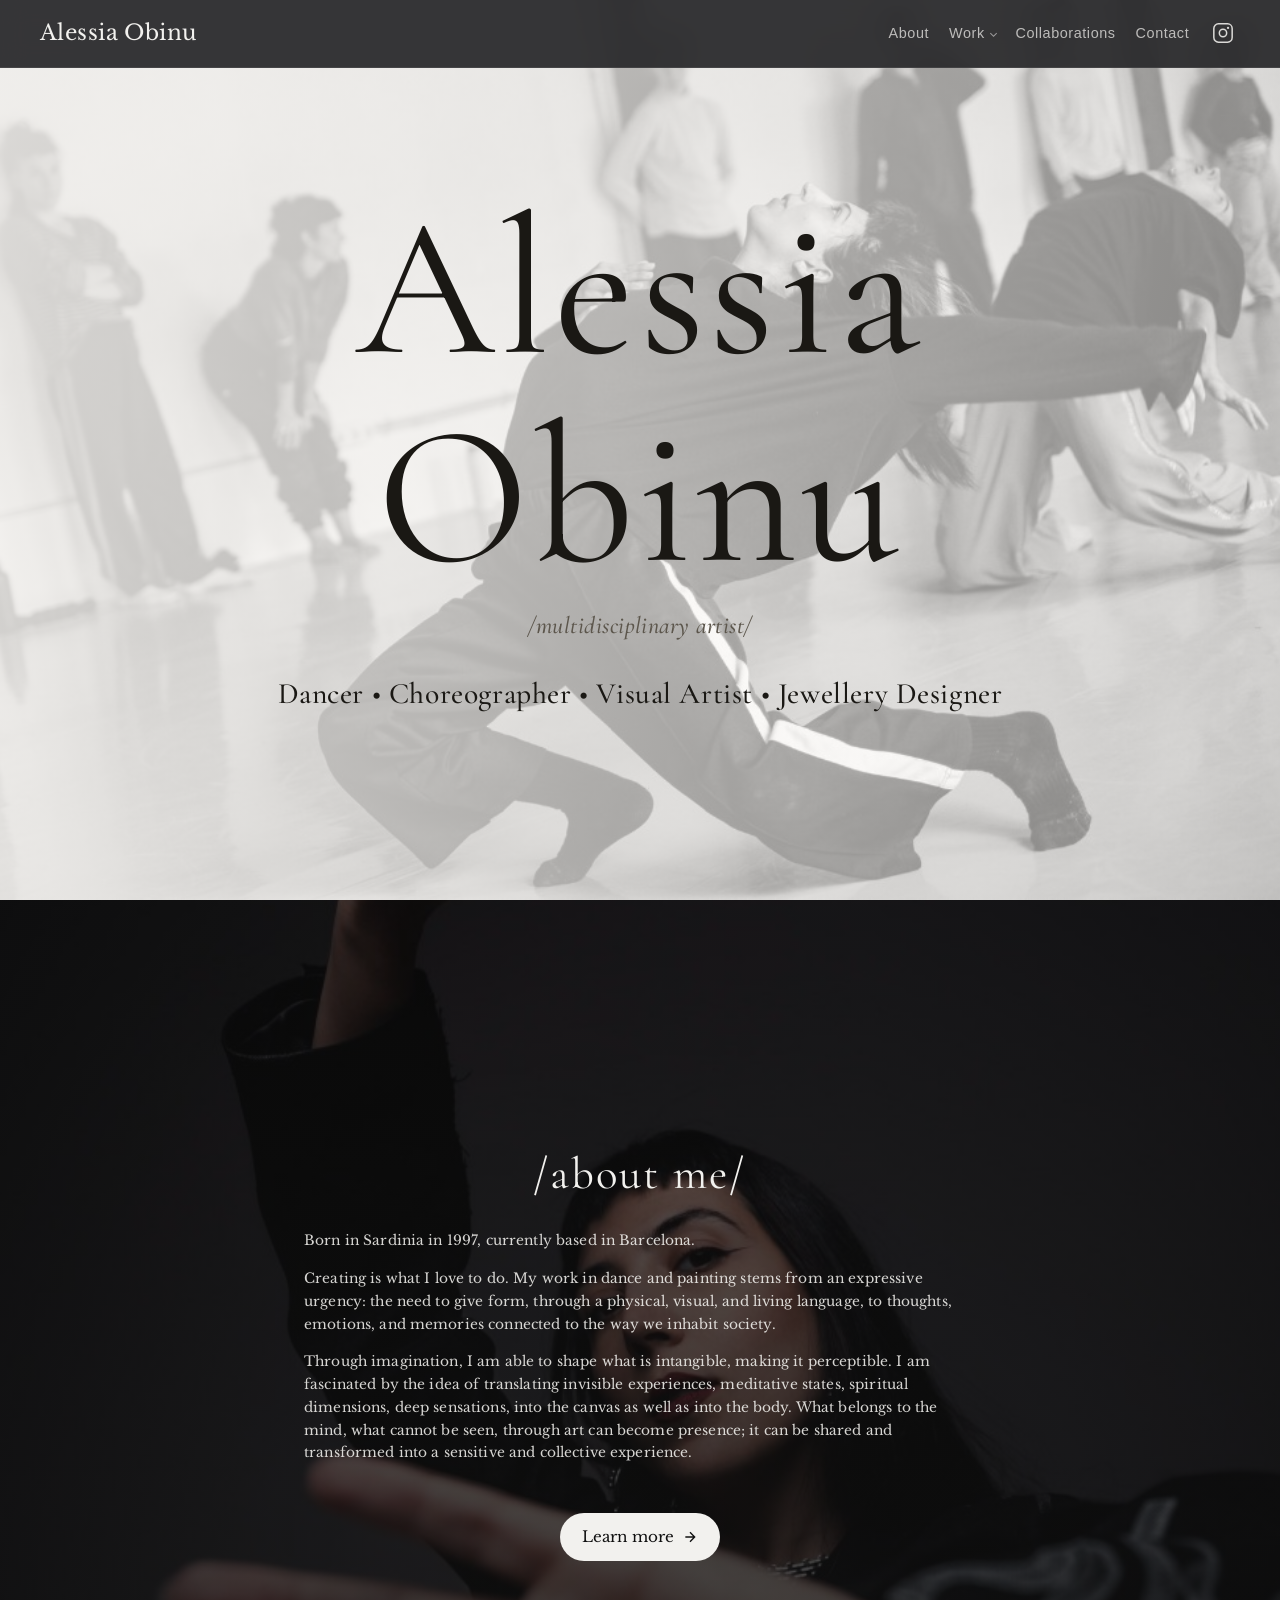
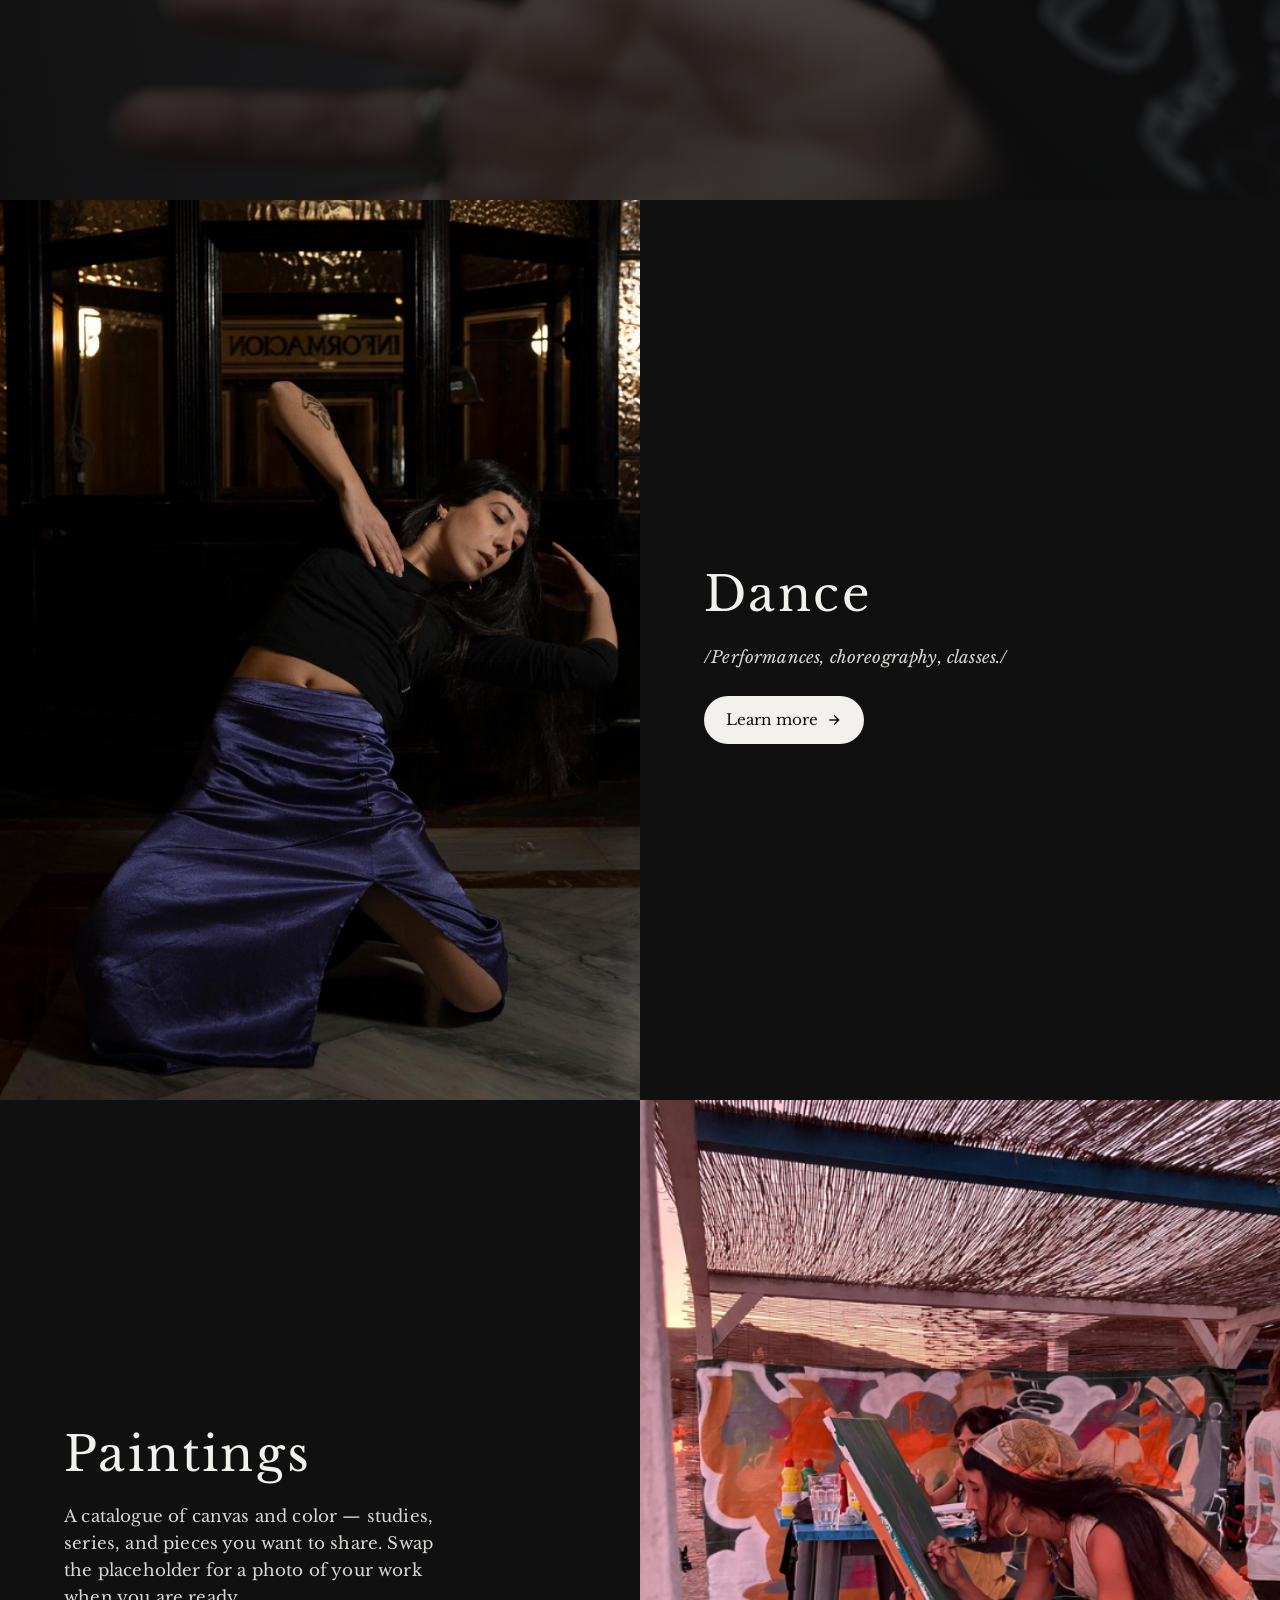
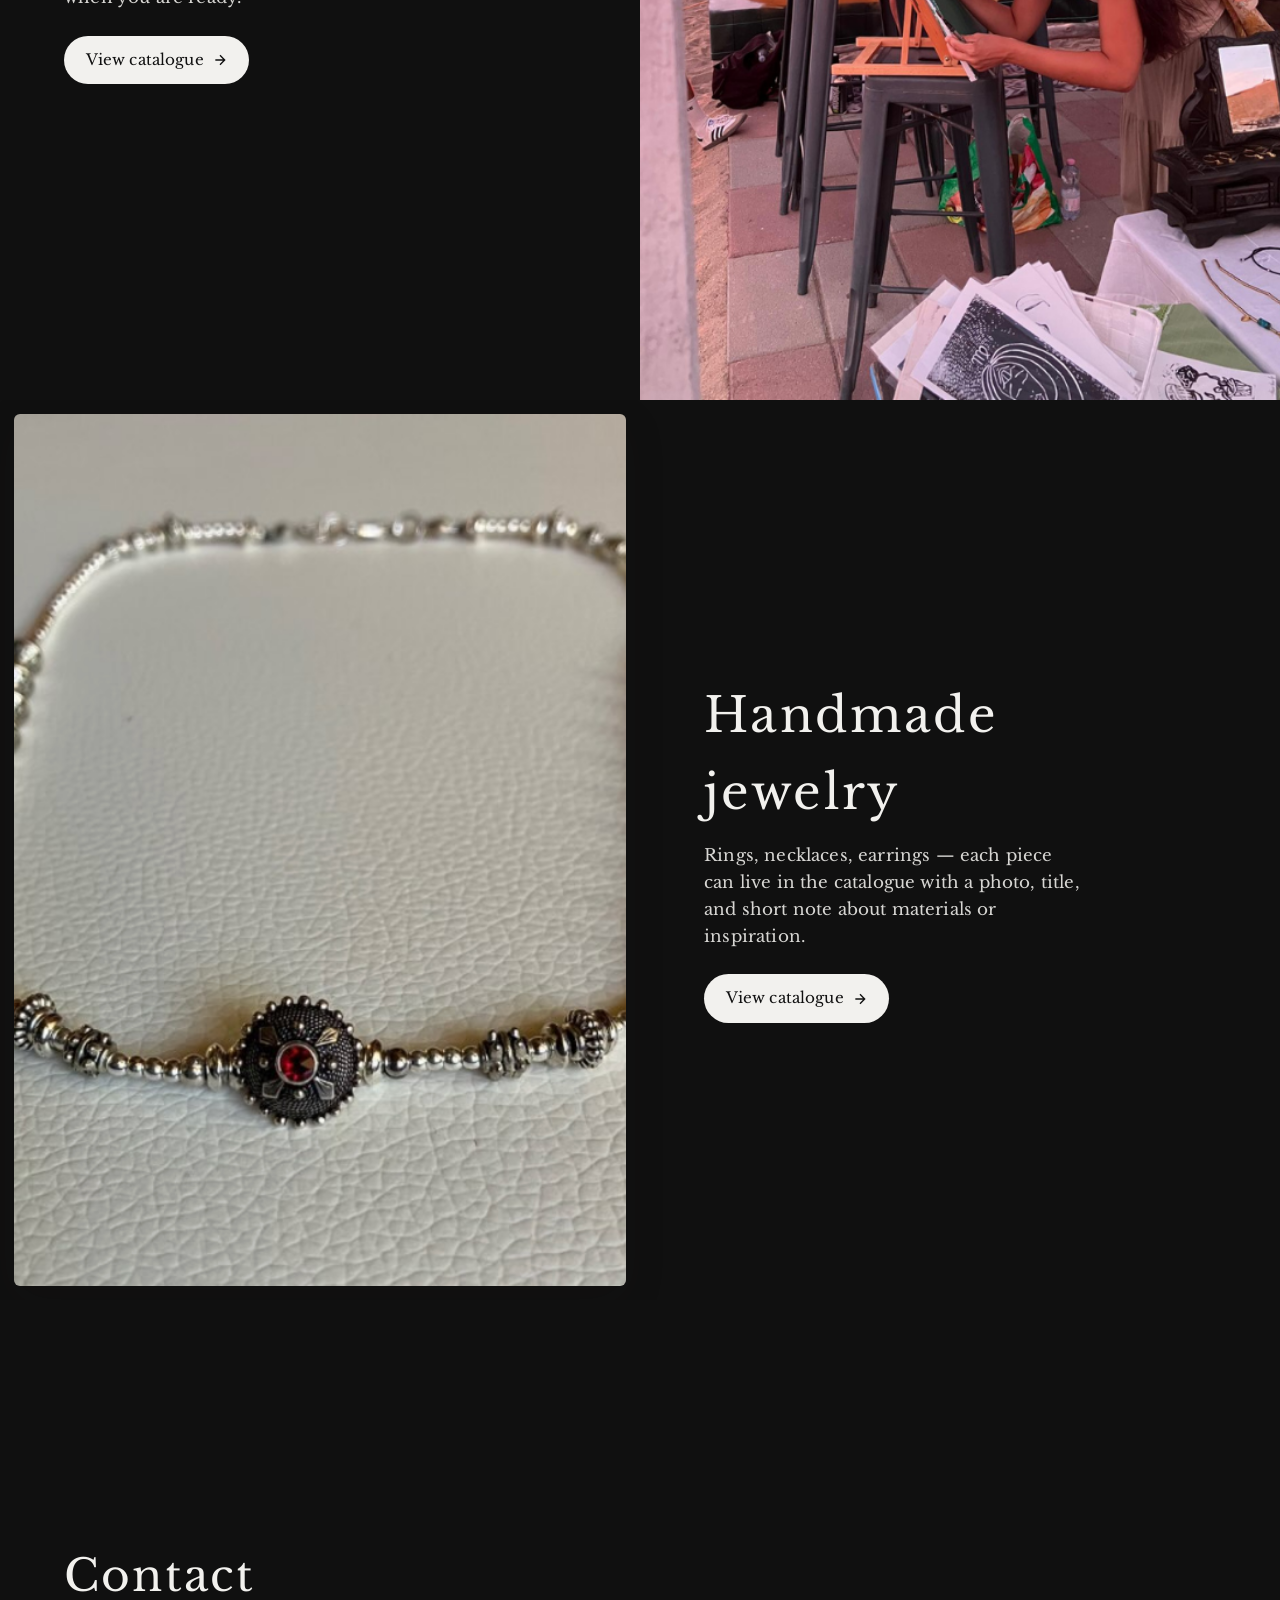
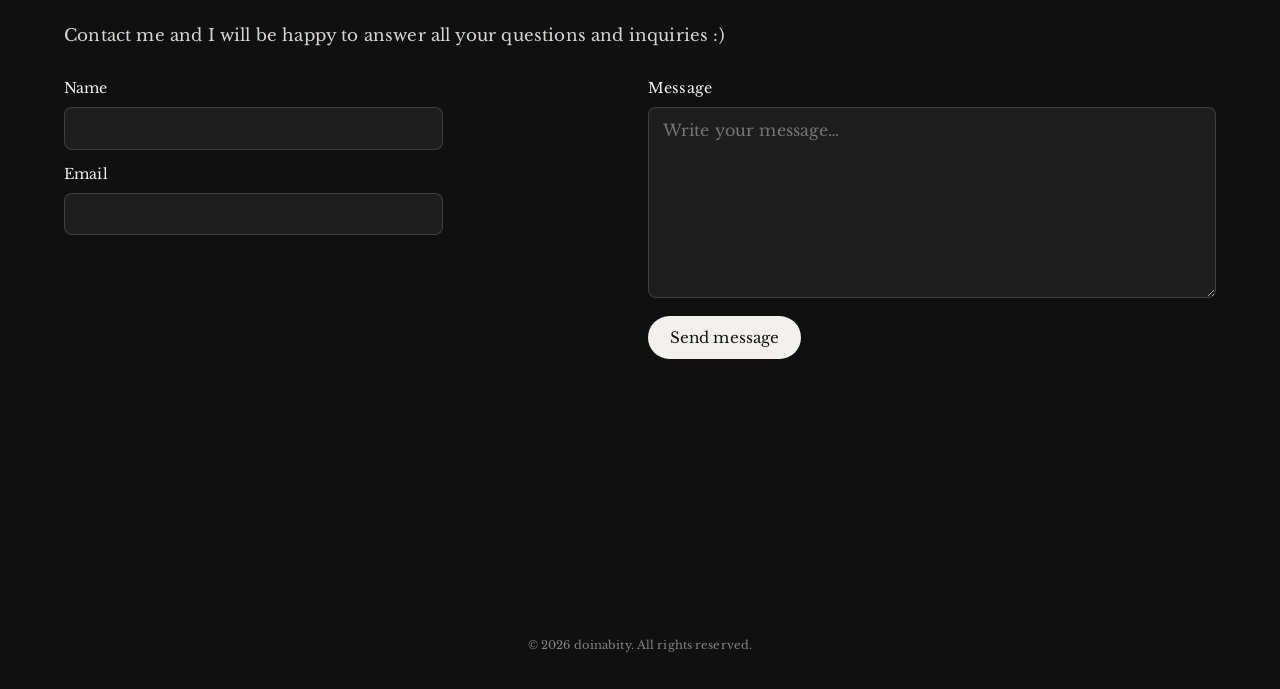
<file: intro.html>
<!DOCTYPE html>
<html lang="en">
  <head>
    <meta charset="utf-8" />
    <meta http-equiv="refresh" content="0; url=index.html" />
    <title>Redirecting…</title>
    <script>
      location.replace("index.html");
    </script>
  </head>
  <body>
    <p>
      If you are not redirected,
      <a href="index.html">open the home page</a>.
    </p>
  </body>
</html>
</file>
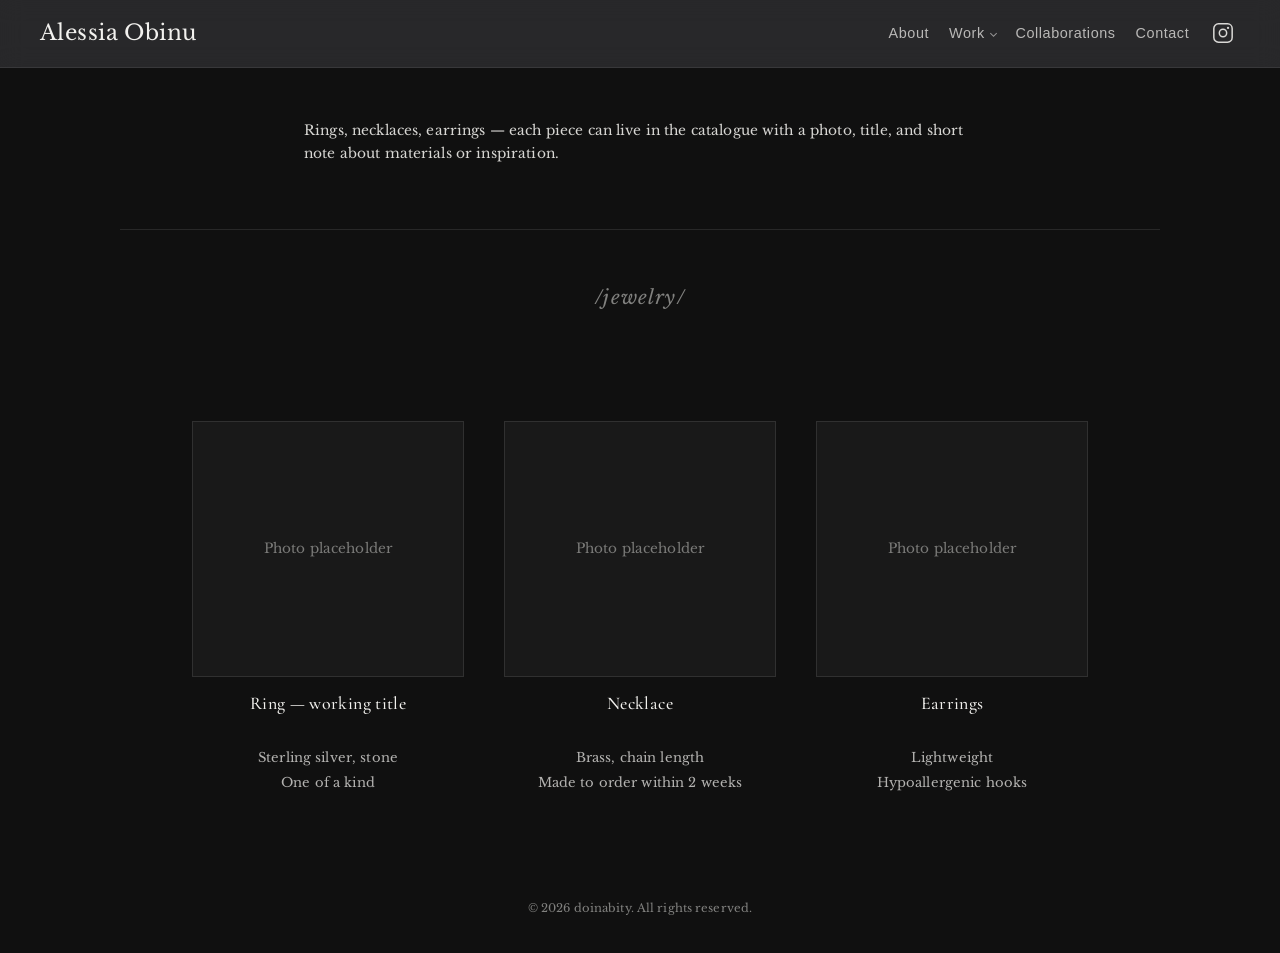
<file: jewelry.html>
<!DOCTYPE html>
<html lang="en">
  <head>
    <meta charset="utf-8" />
    <meta name="viewport" content="width=device-width, initial-scale=1" />
    <title>Jewelry — Alessia Obinu</title>
    <link rel="preconnect" href="https://fonts.googleapis.com" />
    <link rel="preconnect" href="https://fonts.gstatic.com" crossorigin />
    <link
      href="https://fonts.googleapis.com/css2?family=Cormorant+Garamond:ital,wght@0,500;0,600;1,500&family=Libre+Baskerville:ital,wght@0,400;0,700;1,400&display=swap"
      rel="stylesheet"
    />
    <link rel="stylesheet" href="css/styles.css?v=a10fdd0" />
  </head>
  <body class="page-jewelry">
    <header class="site-header">
      <a class="site-logo" href="index.html">Alessia Obinu</a>
      <div class="site-header__tools">
        <nav class="site-nav" aria-label="Primary">
          <div class="site-nav__desktop">
            <a href="about.html">About</a>
            <details class="site-nav__dropdown">
              <summary class="site-nav__dropdown-trigger">Work</summary>
              <ul class="site-nav__menu" role="list">
                <li><a href="dance2.html">Dance</a></li>
                <li><a href="paintings.html">Paintings</a></li>
                <li><a href="jewelry.html" aria-current="page">Jewelry</a></li>
              </ul>
            </details>
            <a href="collaborations.html">Collaborations</a>
          </div>
          <details class="site-nav__dropdown site-nav__dropdown--mobile">
            <summary class="site-nav__dropdown-trigger">Menu</summary>
            <ul class="site-nav__menu site-nav__menu--mobile" role="list">
              <li><a href="about.html">About</a></li>
              <li class="site-nav__menu-label" role="presentation">Work</li>
              <li><a href="dance2.html">Dance</a></li>
              <li><a href="paintings.html">Paintings</a></li>
              <li><a href="jewelry.html" aria-current="page">Jewelry</a></li>
              <li><a href="collaborations.html">Collaborations</a></li>
              <li><a href="index.html#contact">Contact</a></li>
            </ul>
          </details>
          <a class="site-nav__contact" href="index.html#contact">Contact</a>
        </nav>
        <a
          class="site-header__instagram"
          href="https://www.instagram.com/ale_obins/"
          target="_blank"
          rel="noopener noreferrer"
          aria-label="Instagram — @ale_obins"
        >
          <svg xmlns="http://www.w3.org/2000/svg" width="22" height="22" viewBox="0 0 24 24" fill="none" stroke="currentColor" stroke-width="1.65" stroke-linecap="round" stroke-linejoin="round" aria-hidden="true">
            <rect x="2" y="2" width="20" height="20" rx="5" ry="5" />
            <circle cx="12" cy="12" r="4" />
            <circle cx="17.5" cy="6.5" r="1.25" fill="currentColor" stroke="none" />
          </svg>
        </a>
      </div>
    </header>

    <main class="catalogue-main jewelry-page">
      <section class="jewelry-page__intro-section" aria-label="Jewelry introduction">
        <div class="jewelry-page__intro">
          <p>
            Rings, necklaces, earrings — each piece can live in the catalogue with a photo, title, and short note
            about materials or inspiration.
          </p>
        </div>
      </section>

      <section class="jewelry-page__gallery-section" aria-labelledby="jewelry-gallery-heading">
        <h2 class="jewelry-page__heading" id="jewelry-gallery-heading">/jewelry/</h2>

        <div class="jewelry-gallery">
          <article class="jewelry-card">
            <div class="jewelry-card__image">
              <div class="jewelry-card__placeholder">Photo placeholder</div>
            </div>
            <p class="jewelry-card__title">Ring — working title</p>
            <p class="jewelry-card__detail">Sterling silver, stone</p>
            <p class="jewelry-card__detail">One of a kind</p>
          </article>

          <article class="jewelry-card">
            <div class="jewelry-card__image">
              <div class="jewelry-card__placeholder">Photo placeholder</div>
            </div>
            <p class="jewelry-card__title">Necklace</p>
            <p class="jewelry-card__detail">Brass, chain length</p>
            <p class="jewelry-card__detail">Made to order within 2 weeks</p>
          </article>

          <article class="jewelry-card">
            <div class="jewelry-card__image">
              <div class="jewelry-card__placeholder">Photo placeholder</div>
            </div>
            <p class="jewelry-card__title">Earrings</p>
            <p class="jewelry-card__detail">Lightweight</p>
            <p class="jewelry-card__detail">Hypoallergenic hooks</p>
          </article>
        </div>
      </section>
    </main>

    <footer class="site-footer">
      <p>© <span id="year"></span> doinabity. All rights reserved.</p>
    </footer>
    <script>
      document.getElementById("year").textContent = new Date().getFullYear();
      document.addEventListener("click", function (e) {
        document.querySelectorAll(".site-nav__dropdown[open]").forEach(function (dropdown) {
          if (!dropdown.contains(e.target)) dropdown.removeAttribute("open");
        });
      });
    </script>
  </body>
</html>
</file>
<file: css/styles.css>
/* Shared presentation + catalogue styles */

@import url("https://fonts.googleapis.com/css2?family=Libre+Baskerville:ital,wght@0,400;0,700;1,400&display=swap");

:root {
  --bg: #faf8f5;
  --bg-alt: #f0ebe3;
  --ink: #1a1814;
  --ink-muted: #5c564c;
  --accent: #8b5a3c;
  --accent-soft: #c4a484;
  --line: rgba(26, 24, 20, 0.12);
  --font-display: "Cormorant Garamond", Georgia, serif;
  --font-body: "Outfit", system-ui, sans-serif;
  --space: clamp(1rem, 4vw, 2.5rem);
  --max: 72rem;
  --header-offset: 4rem;
  --font-sans-site: "Helvetica Neue", Helvetica, Arial, sans-serif;
  --tracking-site: 0.04em;
  --font-hero-bodoni: "Bodoni 72", "Bodoni 72 Oldstyle", "Bodoni 72 Smallcaps", Didot, "Bodoni MT", Georgia, serif;
  --font-dance-baskerville: "Libre Baskerville", Baskerville, "Baskerville Old Face", "Hoefler Text", Garamond, Georgia, serif;
}

*,
*::before,
*::after {
  box-sizing: border-box;
}

html {
  scroll-behavior: smooth;
}

body {
  margin: 0;
  font-family: var(--font-body);
  font-size: 1.05rem;
  line-height: 1.6;
  color: var(--ink);
  background: var(--bg);
}

/* Dance catalogue page: grey canvas */
body.page-dance {
  background: #e6e6e8;
  overflow-x: hidden;
}

body.page-dance,
body.page-home,
body.page-paintings,
body.page-jewelry,
body.page-collaborations {
  -webkit-font-smoothing: antialiased;
  -moz-osx-font-smoothing: grayscale;
}

body.page-dance {
  font-family: var(--font-sans-site);
  font-weight: 300;
  letter-spacing: var(--tracking-site);
}

body.page-home,
body.page-about,
body.page-paintings,
body.page-jewelry {
  --font-display: var(--font-dance-baskerville);
  --font-body: var(--font-dance-baskerville);
  font-family: var(--font-dance-baskerville);
  font-weight: 400;
  letter-spacing: 0.01em;
}

body.page-dance .site-footer,
body.page-dance .site-footer p,
body.page-dance .dance-role__title,
body.page-dance .dance-role__body,
body.page-dance .dance-role__body p,
body.page-dance .dance-subnav a {
  font-family: var(--font-sans-site);
  font-weight: 300;
  letter-spacing: var(--tracking-site);
}

body.page-dance h1,
body.page-dance h2,
body.page-dance .dance-section-bar__label,
body.page-dance .dance-role__body h1 {
  font-family: var(--font-dance-baskerville);
  font-weight: 400;
  letter-spacing: 0.01em;
}
body.page-home .site-footer,
body.page-home .site-footer p,
body.page-home .home-biography__text,
body.page-home .work-block__content,
body.page-home .contact-section,
body.page-home .contact-form,
body.page-home .contact-form label,
body.page-home .contact-form input,
body.page-home .contact-form textarea,
body.page-home .btn,
body.page-home h1,
body.page-home h2,
body.page-home h3,
body.page-home h4,
body.page-home h5,
body.page-home h6,
body.page-about .site-footer,
body.page-about .site-footer p,
body.page-about .about-page__hero-bio,
body.page-about .about-page__hero-bio p,
body.page-about .hero__tagline--solo,
body.page-about .hero__roles,
body.page-about h1,
body.page-about h2,
body.page-about h3,
body.page-about h4,
body.page-about h5,
body.page-about h6,
body.page-paintings .site-footer,
body.page-paintings .site-footer p,
body.page-paintings .paintings-page__intro,
body.page-paintings .paintings-page__intro p,
body.page-paintings .paintings-card__title,
body.page-paintings .paintings-card__detail,
body.page-jewelry .site-footer,
body.page-jewelry .site-footer p,
body.page-jewelry .jewelry-page__intro,
body.page-jewelry .jewelry-page__intro p,
body.page-jewelry .jewelry-card__title,
body.page-jewelry .jewelry-card__detail,
body.page-jewelry h2,
body.page-jewelry h3,
body.page-jewelry h4,
body.page-jewelry h5,
body.page-jewelry h6 {
  font-family: var(--font-dance-baskerville);
  font-weight: 400;
  letter-spacing: 0.01em;
}

body.page-home .site-header .site-logo,
body.page-about .site-header .site-logo,
body.page-paintings .site-header .site-logo,
body.page-jewelry .site-header .site-logo {
  font-family: var(--font-dance-baskerville);
}

body.page-home .home-biography__title,
body.page-home .work-block__content h2,
body.page-home .contact-section h2 {
  letter-spacing: 0.05em;
}

body.page-dance .dance-subnav a {
  letter-spacing: 0.08em;
}

body.page-dance .dance-role__body h1 {
  letter-spacing: 0.05em;
}

/* Headings: match dance2 section labels (Libre Baskerville) */
h1,
h2,
h3,
h4,
h5,
h6,
.home-biography__title,
.work-block__content h2,
.contact-section h2,
.catalogue-header h1,
.catalogue-card__body h2,
.dance-section-bar__label,
.dance2-section-nav__link,
.dance-role__title,
.dance-role__body h1 {
  font-family: var(--font-dance-baskerville);
}

body.page-dance2,
body.page-dance2 .site-footer,
body.page-dance2 .site-footer p {
  font-family: var(--font-sans-site);
  font-weight: 300;
  letter-spacing: var(--tracking-site);
}

body.page-dance2 .dance2-section-nav__link,
body.page-dance2 .dance-role__body,
body.page-dance2 .dance-role__body p,
body.page-dance2 h1,
body.page-dance2 h2,
body.page-dance2 h3,
body.page-dance2 h4,
body.page-dance2 h5,
body.page-dance2 h6 {
  font-family: var(--font-dance-baskerville);
  font-weight: 400;
  letter-spacing: 0.01em;
}

body.page-dance2 .dance2-section-nav__link {
  font-style: italic;
}

img {
  max-width: 100%;
  height: auto;
  display: block;
}

a {
  color: var(--accent);
  text-decoration: none;
}

a:hover {
  text-decoration: underline;
  text-underline-offset: 0.2em;
}

.sr-only {
  position: absolute;
  width: 1px;
  height: 1px;
  padding: 0;
  margin: -1px;
  overflow: hidden;
  clip: rect(0, 0, 0, 0);
  white-space: nowrap;
  border: 0;
}

/* ——— Site header ——— */
.site-header {
  position: fixed;
  top: 0;
  left: 0;
  right: 0;
  z-index: 100;
  display: flex;
  align-items: center;
  justify-content: space-between;
  padding: 1rem var(--space);
  background: rgba(42, 42, 44, 0.94);
  backdrop-filter: blur(12px);
  border-bottom: 1px solid rgba(255, 255, 255, 0.08);
}

.site-header--home {
  justify-content: flex-start;
}

.site-header__tools {
  display: flex;
  align-items: center;
  gap: 1rem;
  flex-wrap: wrap;
  justify-content: flex-end;
}

.site-header__instagram {
  margin-left: auto;
  display: flex;
  align-items: center;
  justify-content: center;
  color: rgba(242, 241, 238, 0.88);
  text-decoration: none;
  z-index: 101;
  padding: 0.4rem;
  border-radius: 8px;
  transition: color 0.15s ease, background 0.15s ease;
}

.site-header__instagram:hover {
  color: #faf8f5;
  background: rgba(255, 255, 255, 0.08);
  text-decoration: none;
}

.site-header__instagram svg {
  display: block;
}

.site-header__tools .site-header__instagram {
  margin-left: 0;
}

.site-nav--center {
  position: absolute;
  left: 50%;
  transform: translateX(-50%);
  justify-content: center;
}

@media (max-width: 520px) {
  .site-header--home {
    flex-direction: column;
    align-items: stretch;
    gap: 0.65rem;
    padding-top: 0.85rem;
    padding-bottom: 0.85rem;
  }

  .site-header--home .site-nav--center {
    position: static;
    transform: none;
    justify-content: center;
    order: 1;
  }

  .site-header--home .site-logo {
    order: 0;
    text-align: center;
  }

  .site-header--home .site-header__instagram {
    order: 2;
    margin-left: 0;
    align-self: center;
  }
}

.site-logo {
  font-family: var(--font-display);
  font-size: 1.35rem;
  font-weight: 400;
  letter-spacing: 0.02em;
  color: var(--ink);
  text-decoration: none;
}

.site-logo:hover {
  color: var(--accent);
  text-decoration: none;
}

.site-header .site-logo {
  font-family: "Cormorant Garamond", Georgia, serif;
  font-size: 1.35rem;
  font-weight: 400;
  letter-spacing: 0.02em;
  color: #f2f1ee;
  text-decoration: none;
}

.site-header .site-logo:hover {
  color: var(--accent-soft);
  text-decoration: none;
}

.site-nav {
  display: flex;
  align-items: center;
  gap: 1.25rem;
  flex-wrap: wrap;
  justify-content: flex-end;
}

.site-nav__desktop {
  display: flex;
  align-items: center;
  gap: 1.25rem;
}

.site-nav__dropdown--mobile {
  display: none;
}

.site-nav__menu-label {
  margin: 0;
  padding: 0.65rem 1.1rem 0.35rem;
  font-family: var(--font-sans-site);
  font-size: 0.72rem;
  font-weight: 500;
  letter-spacing: 0.08em;
  text-transform: uppercase;
  color: rgba(242, 241, 238, 0.45);
}

.site-nav__contact {
  white-space: nowrap;
}

.site-header .site-nav a,
.site-header .site-nav__dropdown-trigger,
.site-header .site-nav__menu a {
  font-family: var(--font-sans-site);
  font-weight: 300;
  letter-spacing: var(--tracking-site);
  font-size: 0.9rem;
}

.site-nav a {
  font-size: 0.9rem;
  font-weight: 500;
  color: var(--ink-muted);
  text-decoration: none;
}

.site-nav a:hover {
  color: var(--accent);
  text-decoration: none;
}

.site-header .site-nav a {
  color: rgba(242, 241, 238, 0.72);
}

.site-header .site-nav a:hover {
  color: #faf8f5;
  text-decoration: none;
}

.site-header .site-nav a[aria-current="page"] {
  color: #faf8f5;
  font-weight: 300;
}

.site-nav__dropdown {
  position: relative;
}

.site-nav__dropdown-trigger {
  list-style: none;
  cursor: pointer;
  font-size: 0.9rem;
  font-weight: 500;
  color: var(--ink-muted);
  user-select: none;
}

.site-nav__dropdown-trigger::-webkit-details-marker {
  display: none;
}

.site-nav__dropdown-trigger::after {
  content: "";
  display: inline-block;
  margin-left: 0.4em;
  width: 0.35em;
  height: 0.35em;
  border-right: 1.5px solid currentColor;
  border-bottom: 1.5px solid currentColor;
  transform: rotate(45deg) translateY(-0.1em);
  opacity: 0.75;
  vertical-align: middle;
}

.site-nav__dropdown[open] .site-nav__dropdown-trigger::after {
  transform: rotate(-135deg) translateY(-0.05em);
}

.site-header .site-nav__dropdown-trigger {
  color: rgba(242, 241, 238, 0.72);
}

.site-header .site-nav__dropdown-trigger:hover,
.site-nav__dropdown[open] .site-nav__dropdown-trigger {
  color: #faf8f5;
}

.site-nav__menu {
  position: absolute;
  top: calc(100% + 0.65rem);
  left: 50%;
  transform: translateX(-50%);
  min-width: 11rem;
  margin: 0;
  padding: 0.35rem 0;
  list-style: none;
  background: rgba(42, 42, 44, 0.98);
  border: 1px solid rgba(255, 255, 255, 0.1);
  border-radius: 8px;
  box-shadow: 0 12px 36px rgba(0, 0, 0, 0.28);
  z-index: 110;
}

.site-nav__menu li {
  margin: 0;
}

.site-nav__menu a {
  display: block;
  padding: 0.55rem 1.1rem;
  font-size: 0.88rem;
  white-space: nowrap;
}

.site-header .site-nav__menu a {
  color: rgba(242, 241, 238, 0.85);
}

.site-header .site-nav__menu a:hover {
  color: #faf8f5;
  background: rgba(255, 255, 255, 0.06);
  text-decoration: none;
}

@media (max-width: 768px) {
  .site-header {
    padding: 0.75rem clamp(0.75rem, 3vw, 1rem);
    gap: 0.5rem;
    flex-wrap: nowrap;
  }

  .site-header .site-logo {
    font-size: clamp(1rem, 4.5vw, 1.2rem);
    white-space: nowrap;
    min-width: 0;
    flex: 1 1 auto;
    overflow: hidden;
    text-overflow: ellipsis;
  }

  .site-header__tools {
    flex: 0 1 auto;
    min-width: 0;
    gap: 0.35rem;
    flex-wrap: nowrap;
  }

  .site-nav {
    gap: 0.65rem;
    flex-wrap: nowrap;
  }

  .site-nav__desktop {
    display: none;
  }

  .site-nav__dropdown--mobile {
    display: block;
  }

  .site-nav__dropdown--mobile .site-nav__menu {
    left: auto;
    right: 0;
    transform: none;
    min-width: 12.5rem;
  }

  .site-header .site-nav a,
  .site-header .site-nav__dropdown-trigger {
    font-size: 0.82rem;
  }

  .site-nav__contact {
    display: none;
  }
}

#about,
#biography,
#work,
#paintings,
#dance,
#jewelry,
#contact {
  scroll-margin-top: 5rem;
}

body.page-home #about,
body.page-home #biography,
body.page-home #work,
body.page-home #paintings,
body.page-home #dance,
body.page-home #jewelry,
body.page-home #contact {
  scroll-margin-top: 0;
}

/* ——— Home hero ——— */
main {
  padding-top: var(--header-offset);
}

.hero {
  min-height: 88vh;
  display: flex;
  flex-direction: column;
  justify-content: center;
  padding: var(--space);
  max-width: var(--max);
  margin: 0 auto;
}

/* About: full-width hero with background image */
.hero--split {
  --about-bg-main: url("../images/hero-about-bg.jpg?v=2");
  max-width: none;
  margin: 0;
  padding: 0;
  min-height: 88vh;
  display: block;
}

.hero__pane--main {
  position: relative;
  min-height: 88vh;
  width: 100%;
  display: flex;
  flex-direction: column;
  justify-content: center;
  align-items: center;
  background-color: var(--bg-alt);
  background-image: var(--about-bg-main);
  background-size: cover;
  background-position: center;
  background-repeat: no-repeat;
}

.hero__pane--main::before {
  content: "";
  position: absolute;
  inset: 0;
  background: linear-gradient(
    105deg,
    rgba(250, 248, 245, 0.88) 0%,
    rgba(250, 248, 245, 0.72) 45%,
    rgba(250, 248, 245, 0.5) 100%
  );
  pointer-events: none;
}

.hero__inner {
  position: relative;
  z-index: 1;
  padding: var(--space);
  max-width: 40rem;
}

.hero__inner--solo {
  width: 75%;
  max-width: 75vw;
  margin-left: auto;
  margin-right: auto;
  text-align: center;
  padding: var(--space) 0;
  box-sizing: border-box;
}

@media (max-width: 768px) {
  .hero--split {
    min-height: auto;
  }

  .hero__pane--main {
    min-height: min(88vh, 42rem);
  }

  .hero__inner {
    padding: var(--space);
    max-width: none;
  }

  .hero__pane--main::before {
    background: rgba(250, 248, 245, 0.82);
  }
}

/* About page only: ¼ portrait (left) + ¾ existing hero photo + text (right) */
body.page-about {
  background: #101010;
  color: #f2f1ee;
}

.about-page {
  min-height: calc(100dvh - var(--header-offset));
}

.about-page .hero--split.about-page__hero--cols {
  --about-image-ratio: 0.35;
  display: grid;
  grid-template-columns: minmax(0, calc(var(--about-image-ratio) * 100%)) minmax(0, 1fr);
  align-items: stretch;
  min-height: calc(100dvh - var(--header-offset));
  height: calc(100dvh - var(--header-offset));
}

.about-page .hero--split.about-page__hero--cols .hero__pane--quarter {
  min-height: 100%;
  height: 100%;
  background-color: var(--bg-alt);
  background-image: url("../images/about-page-portrait.png?v=1");
  background-size: cover;
  background-position: center top;
  background-repeat: no-repeat;
}

.about-page .hero--split.about-page__hero--cols .hero__pane--main {
  width: auto;
  min-height: 100%;
  height: 100%;
  align-items: flex-start;
  justify-content: flex-start;
  overflow-y: auto;
}

.about-page .hero--split.about-page__hero--cols .hero__pane--main::before {
  background: linear-gradient(
    105deg,
    rgba(16, 16, 16, 0.92) 0%,
    rgba(16, 16, 16, 0.86) 50%,
    rgba(16, 16, 16, 0.9) 100%
  );
}

@media (max-width: 768px) {
  .about-page {
    min-height: 0;
  }

  .about-page .hero--split.about-page__hero--cols {
    grid-template-columns: 1fr;
    grid-template-rows: auto auto;
    min-height: 0;
    height: auto;
  }

  .about-page .hero--split.about-page__hero--cols .hero__pane--quarter {
    min-height: 28vh;
    height: auto;
    background-color: #101010;
    background-size: auto 200%;
    background-position: center 22%;
  }

  .about-page .hero--split.about-page__hero--cols .hero__pane--main {
    min-height: 0;
    height: auto;
    overflow: visible;
    align-items: stretch;
    justify-content: flex-start;
    width: 100%;
    padding-inline: clamp(1.5rem, 5vw, 3.5rem);
    box-sizing: border-box;
    background-image: none;
    background-color: #101010;
  }

  .about-page .hero--split.about-page__hero--cols .hero__pane--main::before {
    display: none;
  }

  .about-page .hero__inner--about-main.hero__inner--solo {
    transform: none;
    width: 100%;
    max-width: none;
    margin-left: auto;
    margin-right: auto;
    padding: clamp(2rem, 5vw, 3.25rem) clamp(1.5rem, 4vw, 3rem);
    box-sizing: border-box;
  }

  .about-page .about-page__hero-bio {
    max-width: 42rem;
    margin-left: auto;
    margin-right: auto;
    width: 100%;
    text-align: left;
  }

  .about-page .about-page__hero-bio,
  .about-page .about-page__hero-bio p {
    font-family: var(--font-dance-baskerville);
    font-weight: 400;
    letter-spacing: 0.01em;
  }

  .about-page .about-page__hero-bio p {
    margin: 0 0 1.1em;
    font-size: clamp(0.86rem, 1.05vw, 0.94rem);
    line-height: 1.65;
    text-align: left;
  }

  .about-page .about-page__hero-bio p:last-child {
    margin-bottom: 0;
  }
}

.hero h1 {
  font-size: clamp(2.5rem, 8vw, 4.25rem);
  font-weight: 400;
  line-height: 1.1;
  margin: 0 0 1rem;
  letter-spacing: -0.02em;
}

.hero .hero__inner--solo h1 {
  margin: 0;
  width: 100%;
  font-size: clamp(3.5rem, min(18vw, 22vh), 14rem);
  line-height: 1.05;
  letter-spacing: -0.03em;
}

.hero .hero__tagline--solo {
  margin: 0;
  margin-top: 0.5em;
  line-height: 1;
  font-family: var(--font-display);
  font-size: clamp(1.5rem, 2vw, 1rem);
  font-style: italic;
  font-weight: 500;
  color: var(--ink-muted);
  letter-spacing: 0.04em;
}

.hero .hero__roles {
  margin: clamp(1.25rem, 3.5vw, 2.25rem) 0 0;
  max-width: 100%;
  font-family: var(--font-display);
  font-size: clamp(1rem, 2.75vw, 1.85rem);
  font-weight: 500;
  line-height: 1.35;
  letter-spacing: 0.02em;
  color: var(--ink);
  text-align: center;
}

@media (min-width: 769px) {
  .about-page .hero__inner--about-main.hero__inner--solo {
    width: 100%;
    max-width: none;
    margin-left: 0;
    margin-right: 0;
    padding: clamp(1.25rem, 3vw, 2rem);
    box-sizing: border-box;
    transform: translateX(calc((0.125 - var(--about-image-ratio) / 2) * 100vw));
  }
}

.about-page .hero__inner--about-main .hero__intro {
  text-align: center;
  margin-bottom: clamp(1.25rem, 2.5vw, 1.75rem);
}

.about-page .hero__inner--about-main .hero__intro h1,
.about-page .hero__inner--about-main .hero__intro .hero__tagline--solo,
.about-page .hero__inner--about-main .hero__intro .hero__roles {
  font-family: "Cormorant Garamond", Georgia, serif;
  letter-spacing: 0.02em;
}

.about-page .hero__inner--about-main .hero__intro h1 {
  font-size: clamp(2.25rem, 4vw, 3.25rem);
  font-weight: 400;
  color: #f2f1ee;
}

.about-page .hero__inner--about-main .hero__intro .hero__tagline--solo {
  margin-top: 0.35em;
  font-size: clamp(1rem, 1.5vw, 1.2rem);
  font-weight: 500;
  color: rgba(242, 241, 238, 0.88);
}

.about-page .hero__inner--about-main .hero__intro .hero__roles {
  margin-top: 0.85rem;
  font-size: clamp(0.95rem, 1.6vw, 1.25rem);
  font-weight: 500;
  color: rgba(242, 241, 238, 0.88);
}

.about-page .about-page__hero-bio {
  max-width: 42rem;
  margin: 0 auto;
  text-align: left;
}

.about-page .about-page__hero-bio,
.about-page .about-page__hero-bio p {
  font-family: var(--font-dance-baskerville);
  font-weight: 400;
  letter-spacing: 0.01em;
}

.about-page .about-page__hero-bio p {
  margin: 0 0 1.1em;
  font-size: clamp(0.86rem, 1.05vw, 0.94rem);
  line-height: 1.65;
  color: rgba(242, 241, 238, 0.88);
}

.about-page .about-page__hero-bio p:last-child {
  margin-bottom: 0;
}

.hero .tagline {
  font-size: 1.15rem;
  color: var(--ink-muted);
  max-width: 28em;
  margin: 0 0 2rem;
}

.hero .about {
  max-width: 36em;
  margin: 0 0 2.5rem;
}

.scroll-hint {
  display: inline-flex;
  align-items: center;
  gap: 0.5rem;
  font-size: 0.85rem;
  font-weight: 500;
  color: var(--accent);
  text-decoration: none;
  letter-spacing: 0.04em;
  text-transform: uppercase;
}

.scroll-hint:hover {
  text-decoration: none;
  color: var(--ink);
}

.scroll-hint svg {
  width: 1.25rem;
  height: 1.25rem;
  animation: nudge 2s ease-in-out infinite;
}

@keyframes nudge {
  0%,
  100% {
    transform: translateY(0);
  }
  50% {
    transform: translateY(4px);
  }
}

/* ——— Home biography (between hero and work) ——— */
.home-biography {
  border-top: 1px solid var(--line);
  background: var(--bg);
}

.home-biography__grid {
  display: grid;
  grid-template-columns: 1fr;
}

.home-biography__portrait {
  background: var(--bg-alt);
  min-height: 280px;
}

.home-biography__portrait img {
  width: 100%;
  height: 100%;
  min-height: inherit;
  object-fit: cover;
  object-position: center top;
}

.home-biography__content {
  padding: clamp(2rem, 5vw, 3.25rem) var(--space);
}

.home-biography__title {
  font-size: clamp(1.75rem, 4vw, 2.5rem);
  font-weight: 400;
  margin: 0 0 1.25rem;
  letter-spacing: 0.01em;
}

.home-biography__text {
  max-width: 42rem;
}

.home-biography__text p {
  margin: 0 0 1.1em;
  font-family: var(--font-body);
  font-size: clamp(0.92rem, 1.2vw, 1.05rem);
  line-height: 1.65;
  color: var(--ink);
}

.home-biography__text p:last-child {
  margin-bottom: 0;
}

@media (min-width: 768px) {
  .home-biography__grid {
    grid-template-columns: minmax(0, 1fr) minmax(0, 2fr);
    align-items: stretch;
  }

  .home-biography__portrait {
    min-height: min(70vh, 42rem);
  }
}

/* Home: full-viewport sections */
html:has(body.page-home) {
  scroll-snap-type: y mandatory;
}

.page-home .hero__pane--main,
.page-home .hero__pane--main h1,
.page-home .hero__pane--main .hero__tagline--solo,
.page-home .hero__pane--main .hero__roles {
  font-family: "Cormorant Garamond", Georgia, serif;
  font-weight: 400;
  letter-spacing: 0.02em;
}

.page-home .hero__pane--main .hero__tagline--solo {
  font-weight: 500;
}

.page-home .hero__pane--main .hero__roles {
  font-weight: 500;
}

body.page-home > main {
  padding-top: 0;
}

.page-home .work-sections {
  display: contents;
  border: none;
}

.page-home .hero--split,
.page-home .home-biography,
.page-home .work-block,
.page-home .contact-section {
  height: 100dvh;
  min-height: 100dvh;
  max-height: 100dvh;
  flex-shrink: 0;
  overflow: hidden;
  scroll-snap-align: start;
  scroll-snap-stop: normal;
  scroll-margin: 0;
  box-sizing: border-box;
  border: none;
}

.page-home .hero--split {
  min-height: 100dvh;
}

.page-home .hero--split .hero__pane--main {
  height: 100%;
  min-height: unset;
  max-height: none;
}

.page-home .home-biography {
  display: flex;
  flex-direction: column;
  border-top: none;
  background: #101010;
  padding-inline: 0;
  box-sizing: border-box;
  overflow: hidden;
}

.page-home .home-biography__grid {
  position: relative;
  display: grid;
  grid-template-columns: 1fr;
  grid-template-rows: 1fr;
  flex: 1;
  min-height: 0;
  height: 100%;
  overflow: hidden;
  width: 100%;
  max-width: none;
  margin-inline: 0;
}

.page-home .home-biography__grid::before {
  content: "";
  grid-area: 1 / 1;
  z-index: 1;
  background: linear-gradient(
    180deg,
    rgba(16, 16, 16, 0.55) 0%,
    rgba(16, 16, 16, 0.72) 45%,
    rgba(16, 16, 16, 0.82) 100%
  );
  pointer-events: none;
}

.page-home .home-biography__portrait {
  grid-area: 1 / 1;
  min-height: 0;
  height: 100%;
  width: 100%;
  overflow: hidden;
  background: #101010;
  display: flex;
  align-items: center;
  justify-content: center;
}

.page-home .home-biography__portrait img {
  width: 100%;
  height: 100%;
  min-height: 0;
  object-fit: cover;
  object-position: center 35%;
}

.page-home .home-biography__content {
  grid-area: 1 / 1;
  position: relative;
  z-index: 2;
  display: flex;
  flex-direction: column;
  justify-content: center;
  align-items: center;
  overflow-y: auto;
  min-height: 0;
  overscroll-behavior: contain;
  -webkit-overflow-scrolling: touch;
  padding: clamp(2rem, 5vw, 3.25rem) clamp(1.5rem, 5vw, 3.5rem);
  box-sizing: border-box;
}

.page-home .home-biography__text {
  max-width: 42rem;
  margin-inline: auto;
  width: 100%;
}

.page-home .home-biography__title {
  color: #f2f1ee;
  font-family: "Cormorant Garamond", Georgia, serif;
  font-size: clamp(1.9rem, 4vw, 2.8rem);
  font-weight: 400;
  letter-spacing: 0.05em;
  width: 100%;
  max-width: 42rem;
  text-align: center;
}

.page-home .home-biography__text,
.page-home .home-biography__text p {
  font-family: var(--font-dance-baskerville);
  font-weight: 400;
  letter-spacing: 0.01em;
}

.page-home .home-biography__text p {
  color: rgba(242, 241, 238, 0.88);
  font-size: clamp(0.86rem, 1.05vw, 0.94rem);
  line-height: 1.65;
}

.page-home .home-biography .btn {
  color: #101010;
  background: #f2f1ee;
  margin-top: clamp(2.25rem, 5vw, 3rem);
  align-self: center;
}

.page-home .home-biography .btn:hover {
  background: var(--accent-soft);
  color: #101010;
}

.page-home .work-block {
  border-bottom: none;
  background: #101010;
  min-height: 100dvh;
}

.page-home .work-block__visual,
.page-home .work-block--jewelry .work-block__visual {
  min-height: 0;
  height: 100%;
  background: #101010;
}

.page-home .work-block__content h2 {
  color: #f2f1ee;
}

.page-home .work-block__content p {
  color: rgba(242, 241, 238, 0.88);
}

.page-home .work-block .btn {
  color: #101010;
  background: #f2f1ee;
}

.page-home .work-block .btn:hover {
  background: var(--accent-soft);
  color: #101010;
}

.page-home .contact-section {
  display: flex;
  flex-direction: column;
  justify-content: center;
  border-top: none;
  background: #101010;
}

.page-home .contact-section h2 {
  color: #f2f1ee;
}

.page-home .contact-section__lead {
  color: rgba(242, 241, 238, 0.88);
}

.page-home .contact-section__lead a {
  color: var(--accent-soft);
}

.page-home .contact-section__notice {
  color: rgba(242, 241, 238, 0.88);
  background: rgba(255, 255, 255, 0.06);
  border-color: rgba(255, 255, 255, 0.12);
}

.page-home .contact-form__field label {
  color: #f2f1ee;
}

.page-home .contact-form__field input,
.page-home .contact-form__field textarea {
  color: #f2f1ee;
  background: rgba(255, 255, 255, 0.06);
  border-color: rgba(255, 255, 255, 0.15);
}

.page-home .contact-form__field input:focus,
.page-home .contact-form__field textarea:focus {
  border-color: rgba(196, 164, 132, 0.45);
  box-shadow: 0 0 0 3px rgba(196, 164, 132, 0.12);
}

.page-home .contact-section .btn {
  color: #101010;
  background: #f2f1ee;
}

.page-home .contact-section .btn:hover {
  background: var(--accent-soft);
  color: #101010;
}

.page-home .contact-section__inner {
  width: 100%;
  flex: 1;
  min-height: 0;
  max-height: 100%;
  overflow-y: auto;
  overscroll-behavior: contain;
  -webkit-overflow-scrolling: touch;
  display: flex;
  flex-direction: column;
  justify-content: center;
}

@media (min-width: 769px) {
  .page-home .home-biography__content,
  .page-home .contact-section__inner {
    overscroll-behavior: auto;
  }

  .page-dance2 .dance-role--overlay .dance-role__body {
    overscroll-behavior: auto;
  }
}

@media (max-width: 768px) {
  html:has(body.page-home) {
    scroll-snap-type: none;
  }

  .page-home .hero--split,
  .page-home .home-biography,
  .page-home .work-block,
  .page-home .contact-section {
    height: auto;
    max-height: none;
    overflow: visible;
    scroll-snap-align: none;
    scroll-snap-stop: normal;
  }

  .page-home .hero--split {
    min-height: 100dvh;
    height: 100dvh;
    margin-bottom: 0;
  }

  .page-home .hero--split .hero__pane--main {
    min-height: 100%;
    height: 100%;
    padding-top: calc(var(--header-offset) + 1rem);
    padding-bottom: clamp(2rem, 6vw, 3.25rem);
    box-sizing: border-box;
    justify-content: center;
  }

  .page-home .hero--split .hero__inner--solo {
    padding-top: 0;
  }

  .page-home .home-biography {
    min-height: 0;
    margin-top: 0;
    padding-top: 0;
  }

  .page-home .home-biography__grid {
    min-height: 100dvh;
    height: auto;
    overflow: visible;
  }

  .page-home .home-biography__portrait {
    min-height: 100%;
  }

  .page-home .home-biography__portrait,
  .page-home .home-biography__portrait img {
    width: 100%;
    height: 100%;
    margin-left: 0;
  }

  .page-home .home-biography__content {
    overflow: visible;
    overscroll-behavior: auto;
    min-height: 100dvh;
    justify-content: center;
  }

  .page-home .contact-section__inner {
    max-height: none;
    overflow: visible;
    overscroll-behavior: auto;
  }

  .page-home .work-block {
    min-height: 0;
  }

  .page-home .work-block__visual,
  .page-home .work-block--jewelry .work-block__visual {
    height: auto;
    min-height: 280px;
  }
}

/* ——— Work sections (home) ——— */
.work-sections {
  border-top: 1px solid var(--line);
}

.work-block {
  display: grid;
  grid-template-columns: 1fr;
  min-height: 72vh;
  border-bottom: 1px solid var(--line);
}

@media (min-width: 768px) {
  .work-block {
    grid-template-columns: 1fr 1fr;
    min-height: 65vh;
  }

  .work-block:nth-child(even) .work-block__visual {
    order: 2;
  }
}

.work-block__visual {
  position: relative;
  min-height: 280px;
  background: var(--bg-alt);
}

.work-block__visual-inner {
  position: absolute;
  inset: 0;
  display: flex;
  align-items: center;
  justify-content: center;
  padding: 2rem;
}

.work-block--paintings .work-block__visual-inner {
  padding: 0;
}

.work-block__photo {
  display: block;
  max-width: min(100%, 420px);
  max-height: min(75vh, 560px);
  width: auto;
  height: auto;
  object-fit: contain;
  border-radius: 4px;
  box-shadow: 0 12px 40px rgba(26, 24, 20, 0.12);
}

.work-block--paintings .work-block__photo {
  width: 100%;
  height: 100%;
  max-width: none;
  max-height: none;
  object-fit: cover;
  object-position: center;
  border-radius: 0;
  box-shadow: none;
}

.work-block--dance .work-block__visual-inner {
  padding: 0;
}

.work-block--dance .work-block__photo {
  width: 100%;
  height: 100%;
  max-width: none;
  max-height: none;
  object-fit: cover;
  object-position: center;
  border-radius: 0;
  box-shadow: none;
}

.work-block--jewelry .work-block__visual {
  background: #ebe8e4;
}

.work-block--jewelry .work-block__visual-inner {
  flex-direction: column;
  align-items: stretch;
  justify-content: stretch;
  padding: clamp(0.4rem, 1.5vw, 0.85rem);
  box-sizing: border-box;
}

.work-block--jewelry .work-block__photo {
  flex: 1 1 auto;
  width: 100%;
  min-height: 0;
  max-width: none;
  max-height: none;
  object-fit: cover;
  object-position: center 42%;
  border-radius: 6px;
  box-shadow: 0 12px 40px rgba(26, 24, 20, 0.14);
}

.work-block__placeholder {
  width: min(280px, 80%);
  aspect-ratio: 4 / 5;
  border-radius: 4px;
  background: linear-gradient(
    145deg,
    rgba(139, 90, 60, 0.15) 0%,
    rgba(196, 164, 132, 0.35) 100%
  );
  border: 1px solid var(--line);
}

.work-block--dance .work-block__placeholder {
  aspect-ratio: 3 / 4;
  border-radius: 50% 50% 4px 4px;
  background: linear-gradient(
    160deg,
    rgba(90, 100, 120, 0.2) 0%,
    rgba(196, 164, 132, 0.25) 100%
  );
}

.work-block--jewelry .work-block__placeholder {
  aspect-ratio: 1;
  border-radius: 50%;
  max-width: 220px;
  background: radial-gradient(
    circle at 30% 30%,
    rgba(255, 255, 255, 0.6) 0%,
    rgba(139, 90, 60, 0.2) 45%,
    rgba(196, 164, 132, 0.4) 100%
  );
}

.work-block__content {
  display: flex;
  flex-direction: column;
  justify-content: center;
  padding: clamp(2rem, 5vw, 4rem);
  max-width: 32rem;
}

.work-block__content h2 {
  font-size: clamp(2rem, 5vw, 3rem);
  font-weight: 400;
  margin: 0 0 0.75rem;
  letter-spacing: 0.01em;
}

.work-block__content p {
  color: var(--ink-muted);
  margin: 0 0 1.5rem;
}

.btn {
  display: inline-flex;
  align-items: center;
  gap: 0.5rem;
  align-self: flex-start;
  padding: 0.75rem 1.35rem;
  font-family: var(--font-body);
  font-size: 0.95rem;
  font-weight: 600;
  color: var(--bg);
  background: var(--ink);
  border: none;
  border-radius: 999px;
  text-decoration: none;
  cursor: pointer;
  transition: background 0.2s, transform 0.15s;
}

.btn:hover {
  background: var(--accent);
  text-decoration: none;
  transform: translateY(-1px);
}

.btn svg {
  width: 1rem;
  height: 1rem;
}

/* ——— Contact ——— */
.contact-section {
  border-top: 1px solid var(--line);
  background: var(--bg-alt);
  padding: clamp(2.5rem, 6vw, 4rem) var(--space);
}

.contact-section__inner {
  max-width: min(var(--max), 100%);
  margin: 0 auto;
}

.contact-section h2 {
  font-size: clamp(2rem, 4vw, 2.75rem);
  font-weight: 400;
  margin: 0 0 0.75rem;
  letter-spacing: 0.01em;
}

.contact-section__lead {
  color: var(--ink-muted);
  margin: 0 0 1.75rem;
  line-height: 1.55;
}

.contact-section__lead a {
  color: var(--accent);
  font-weight: 500;
}

.contact-section__notice {
  padding: 0.85rem 1rem;
  margin: 0 0 1.25rem;
  font-size: 0.95rem;
  font-weight: 500;
  color: var(--ink);
  background: rgba(139, 90, 60, 0.12);
  border: 1px solid rgba(139, 90, 60, 0.25);
  border-radius: 8px;
}

.contact-form__hp {
  position: absolute;
  width: 1px;
  height: 1px;
  padding: 0;
  margin: -1px;
  overflow: hidden;
  clip: rect(0, 0, 0, 0);
  white-space: nowrap;
  border: 0;
}

.contact-form {
  position: relative;
  display: flex;
  flex-direction: column;
  gap: 1.25rem;
}

.contact-form__layout {
  display: grid;
  grid-template-columns: 1fr 1fr;
  gap: 0.85rem 1rem;
  align-items: stretch;
}

.contact-form__col {
  display: flex;
  flex-direction: column;
  min-width: 0;
}

.contact-form__col--meta {
  gap: 0.85rem;
}

.contact-form__col--meta .contact-form__field {
  align-items: flex-start;
}

.contact-form__col--meta .contact-form__field input {
  width: calc(100% * 2 / 3);
  max-width: 100%;
}

.contact-form__col--message {
  min-height: 100%;
  gap: 1rem;
}

.contact-form__field {
  display: flex;
  flex-direction: column;
  gap: 0.4rem;
}

.contact-form__field--grow {
  flex: 1;
  min-height: 0;
  display: flex;
  flex-direction: column;
}

.contact-form__field--grow textarea {
  flex: 1;
  min-height: 9.5rem;
}

.contact-form__field label {
  font-size: 0.9rem;
  font-weight: 600;
  color: var(--ink);
}

.contact-form__field input,
.contact-form__field textarea {
  font-family: var(--font-body);
  font-size: 1rem;
  padding: 0.65rem 0.85rem;
  color: var(--ink);
  background: var(--bg);
  border: 1px solid var(--line);
  border-radius: 8px;
  width: 100%;
  transition: border-color 0.15s, box-shadow 0.15s;
}

.contact-form__field input:focus,
.contact-form__field textarea:focus {
  outline: none;
  border-color: rgba(139, 90, 60, 0.45);
  box-shadow: 0 0 0 3px rgba(139, 90, 60, 0.12);
}

.contact-form__field textarea {
  resize: vertical;
  line-height: 1.5;
}

.contact-form__submit {
  margin-top: 0.15rem;
  align-self: flex-start;
}

@media (max-width: 520px) {
  .contact-form__layout {
    grid-template-columns: 1fr;
  }

  .contact-form__field--grow textarea {
    min-height: 8rem;
  }
}

/* ——— About page ——— */
.about-page__body {
  border-top: 1px solid var(--line);
  background: var(--bg);
  padding: clamp(2.5rem, 6vw, 4rem) var(--space);
}

.about-page__body-inner {
  max-width: var(--max);
  margin: 0 auto;
}

.about-page__body-inner p {
  max-width: 40em;
  margin: 0;
  font-size: 1.05rem;
  line-height: 1.65;
  color: var(--ink-muted);
}

/* ——— Page footer ——— */
.site-footer,
.site-footer p {
  color: rgba(242, 241, 238, 0.5);
}

.site-footer {
  padding: 1.5rem var(--space);
  text-align: center;
  font-size: 0.72rem;
  background: var(--bg);
  border-top: none;
}

body.page-home .site-footer {
  background: #101010;
}

body.page-about .site-footer,
body.page-about .site-footer p {
  color: rgba(242, 241, 238, 0.5);
  background: #101010;
}

body.page-paintings .site-footer,
body.page-jewelry .site-footer,
body.page-collaborations .site-footer {
  background: #101010;
}

body.page-dance .site-footer {
  background: #e6e6e8;
}

body.page-dance2 .site-footer {
  background: #3a322c;
}

/* ——— Catalogue pages ——— */
.catalogue-main {
  padding: 5rem var(--space) 3rem;
  max-width: var(--max);
  margin: 0 auto;
}

.back-row {
  margin-bottom: 2rem;
}

.back-link {
  display: inline-flex;
  align-items: center;
  gap: 0.4rem;
  font-size: 0.9rem;
  font-weight: 500;
  color: var(--ink-muted);
  text-decoration: none;
}

.back-link:hover {
  color: var(--accent);
  text-decoration: none;
}

.catalogue-header h1 {
  font-size: clamp(2rem, 5vw, 3.25rem);
  font-weight: 400;
  margin: 0 0 0.75rem;
  letter-spacing: 0.01em;
}

.catalogue-header p {
  max-width: 40em;
  color: var(--ink-muted);
  margin: 0 0 2.5rem;
}

.catalogue-header code {
  font-size: 0.88em;
  font-family: ui-monospace, monospace;
  background: var(--bg-alt);
  padding: 0.12em 0.4em;
  border-radius: 4px;
  border: 1px solid var(--line);
}

.catalogue-grid {
  display: grid;
  grid-template-columns: repeat(auto-fill, minmax(260px, 1fr));
  gap: 1.75rem;
}

.catalogue-card {
  background: var(--bg-alt);
  border-radius: 8px;
  overflow: hidden;
  border: 1px solid var(--line);
  transition: box-shadow 0.2s, transform 0.2s;
}

.catalogue-card:hover {
  box-shadow: 0 12px 40px rgba(26, 24, 20, 0.08);
  transform: translateY(-2px);
}

.catalogue-card__image {
  aspect-ratio: 4 / 3;
  background: linear-gradient(
    120deg,
    rgba(139, 90, 60, 0.12) 0%,
    rgba(240, 235, 227, 1) 100%
  );
  display: flex;
  align-items: center;
  justify-content: center;
  color: var(--ink-muted);
  font-size: 0.85rem;
}

.catalogue-card__body {
  padding: 1.25rem 1.35rem 1.5rem;
}

.catalogue-card__body h2 {
  font-size: 1.35rem;
  font-weight: 400;
  margin: 0 0 0.35rem;
}

.catalogue-card__body p {
  font-size: 0.92rem;
  color: var(--ink-muted);
  margin: 0;
}

/* ——— Paintings & jewelry pages ——— */
body.page-paintings,
body.page-jewelry {
  background: #101010;
  color: #f2f1ee;
  min-height: 100dvh;
}

body.page-paintings .catalogue-main.paintings-page {
  max-width: none;
  padding: 0;
}

body.page-jewelry .catalogue-main.jewelry-page {
  max-width: var(--max);
  padding: calc(var(--header-offset) + clamp(2rem, 5vw, 3.5rem)) clamp(1.5rem, 5vw, 3.5rem)
    clamp(3rem, 6vw, 4.5rem);
}

.paintings-section-nav,
.page-dance2 .dance2-section-nav {
  position: fixed;
  top: var(--header-offset);
  left: 0;
  right: 0;
  z-index: 99;
  display: flex;
  justify-content: center;
  align-items: center;
  flex-wrap: wrap;
  gap: clamp(0.75rem, 3vw, 2rem);
  padding: 0.65rem var(--space);
  background: transparent;
  border-bottom: none;
}

.paintings-section-nav__link,
.page-dance2 .dance2-section-nav__link {
  font-family: var(--font-dance-baskerville);
  font-size: clamp(1rem, 2.2vw, 1.2rem);
  font-style: italic;
  font-weight: 400;
  letter-spacing: 0.06em;
  color: rgba(242, 241, 238, 0.5);
  text-decoration: none;
  text-shadow: 0 1px 10px rgba(0, 0, 0, 0.55);
  transition: color 0.2s;
}

.paintings-section-nav__link:hover,
.page-dance2 .dance2-section-nav__link:hover {
  color: rgba(242, 241, 238, 0.82);
  text-decoration: none;
}

.paintings-section-nav__link[aria-current="true"],
.page-dance2 .dance2-section-nav__link[aria-current="true"] {
  color: rgba(242, 241, 238, 0.95);
}

body.page-paintings #intro,
body.page-paintings #paintings {
  scroll-margin-top: 0;
}

@media (min-width: 769px) {
  html:has(body.page-paintings) {
    scroll-snap-type: y mandatory;
    scroll-padding-top: 0;
  }
}

body.page-paintings .paintings-page__intro-portrait {
  background-color: #101010;
  background-image: url("../images/paitings-ale.jpeg");
  background-repeat: no-repeat;
}

@media (min-width: 769px) {
  body.page-paintings .paintings-page__intro-section {
    --paintings-intro-image-ratio: 0.35;
    width: 100%;
    max-width: none;
    margin-inline: 0;
    min-height: 100dvh;
    height: 100dvh;
    max-height: 100dvh;
    display: grid;
    grid-template-columns: minmax(0, calc(var(--paintings-intro-image-ratio) * 100%)) minmax(0, 1fr);
    align-items: stretch;
    padding: calc(var(--header-offset) + 3.25rem) 0 0;
    box-sizing: border-box;
    overflow: hidden;
    scroll-snap-align: start;
    scroll-snap-stop: normal;
    flex-shrink: 0;
    background: #101010;
  }

  body.page-paintings .paintings-page__intro-portrait {
    min-height: 100%;
    height: 100%;
    background-size: cover;
    background-position: center top;
  }

  body.page-paintings .paintings-page__intro-body {
    display: flex;
    align-items: center;
    min-height: 0;
    height: 100%;
    overflow: hidden;
    padding: 0 clamp(1.5rem, 5vw, 3.5rem) clamp(2rem, 4vw, 3rem);
    box-sizing: border-box;
  }
}

body.page-paintings .paintings-page__intro {
  width: 100%;
  max-width: 42rem;
  max-height: 100%;
  margin: 0;
  overflow-y: auto;
  overscroll-behavior: auto;
  -webkit-overflow-scrolling: touch;
}

body.page-paintings .paintings-page__gallery-section {
  width: 100%;
  min-height: 100dvh;
  height: 100dvh;
  max-height: 100dvh;
  display: flex;
  flex-direction: column;
  justify-content: center;
  margin-top: 0;
  padding: calc(var(--header-offset) + 3.25rem) clamp(1.5rem, 5vw, 3.5rem) clamp(2rem, 4vw, 3rem);
  box-sizing: border-box;
  overflow: hidden;
  scroll-snap-align: start;
  scroll-snap-stop: normal;
  flex-shrink: 0;
  border-top: none;
  background: #101010;
}

body.page-paintings .paintings-page__heading {
  flex-shrink: 0;
}

body.page-paintings .paintings-gallery {
  flex: 0 1 auto;
  width: 100%;
  max-height: 100%;
  min-height: 0;
  overflow-y: auto;
  overscroll-behavior: auto;
  -webkit-overflow-scrolling: touch;
  align-content: center;
  margin-block: auto;
}

@media (max-width: 768px) {
  html:has(body.page-paintings) {
    scroll-snap-type: none;
  }

  body.page-paintings .paintings-page__intro-section {
    grid-template-columns: 1fr;
    grid-template-rows: auto auto;
    height: auto;
    max-height: none;
    min-height: 100dvh;
    overflow: visible;
    scroll-snap-align: none;
    padding: calc(var(--header-offset) + 3.25rem) 0 0;
    background: #101010;
  }

  body.page-paintings .paintings-page__intro-portrait {
    min-height: 28vh;
    height: auto;
    background-size: auto 200%;
    background-position: center top;
  }

  body.page-paintings .paintings-page__intro-body {
    height: auto;
    overflow: visible;
    padding: clamp(2rem, 5vw, 3.25rem) clamp(1.5rem, 5vw, 3.5rem);
  }

  body.page-paintings .paintings-page__gallery-section {
    height: auto;
    max-height: none;
    min-height: 100dvh;
    overflow: visible;
    scroll-snap-align: none;
  }

  body.page-paintings .paintings-page__intro,
  body.page-paintings .paintings-gallery {
    max-height: none;
    overflow: visible;
  }
}

.jewelry-page__intro-section {
  max-width: 42rem;
  margin-inline: auto;
}

.paintings-page__intro,
.jewelry-page__intro {
  margin: 0;
}

.paintings-page__intro p,
.jewelry-page__intro p {
  margin: 0 0 1.1em;
  font-family: var(--font-dance-baskerville);
  font-size: clamp(0.86rem, 1.05vw, 0.94rem);
  line-height: 1.65;
  letter-spacing: 0.01em;
  color: rgba(242, 241, 238, 0.88);
}

.paintings-page__intro p:last-child,
.jewelry-page__intro p:last-child {
  margin-bottom: 0;
}

body.page-paintings .site-header .site-nav a[aria-current="page"],
body.page-jewelry .site-header .site-nav a[aria-current="page"] {
  color: #faf8f5;
}

.jewelry-page__gallery-section {
  margin-top: clamp(2.75rem, 6vw, 4rem);
  padding-top: clamp(2.5rem, 5vw, 3.25rem);
  border-top: 1px solid rgba(255, 255, 255, 0.1);
}

body.page-paintings .paintings-page__heading,
body.page-jewelry .jewelry-page__heading {
  margin: 0 0 clamp(2rem, 5vw, 2.75rem);
  text-align: center;
  font-family: var(--font-dance-baskerville);
  font-size: clamp(1rem, 2.2vw, 1.2rem);
  font-style: italic;
  font-weight: 400;
  letter-spacing: 0.06em;
  color: rgba(242, 241, 238, 0.5);
}

.paintings-gallery {
  display: grid;
  grid-template-columns: repeat(3, minmax(0, 1fr));
  grid-template-rows: repeat(5, auto);
  gap: 0 clamp(1.5rem, 4vw, 2.5rem);
  align-items: start;
  max-width: 56rem;
  margin-inline: auto;
}

.paintings-card {
  display: grid;
  grid-template-rows: subgrid;
  grid-row: span 5;
  gap: 0.35rem 0;
  text-align: center;
}

.paintings-card__image {
  display: flex;
  align-items: flex-end;
  justify-content: center;
  min-height: 20rem;
  margin-bottom: 0.5rem;
}

.paintings-card__zoom {
  display: block;
  width: 100%;
  padding: 0;
  border: none;
  background: transparent;
  cursor: zoom-in;
  transition: opacity 0.2s ease;
}

.paintings-card__zoom:hover {
  opacity: 0.9;
}

.paintings-card__zoom:focus-visible {
  outline: 2px solid var(--accent-soft);
  outline-offset: 3px;
}

.paintings-card__image img {
  width: 100%;
  height: auto;
  max-height: 22rem;
  object-fit: contain;
  object-position: center;
  margin-inline: auto;
  pointer-events: none;
  filter: drop-shadow(0 10px 28px rgba(0, 0, 0, 0.35));
}

.paintings-lightbox {
  width: min(96vw, 72rem);
  max-width: none;
  max-height: none;
  padding: 0;
  border: none;
  background: transparent;
  overflow: visible;
}

.paintings-lightbox::backdrop {
  background: rgba(16, 16, 16, 0.94);
}

.paintings-lightbox__image {
  display: block;
  width: 100%;
  max-height: 90vh;
  object-fit: contain;
  margin: 0 auto;
}

.paintings-lightbox__close {
  position: fixed;
  top: 1rem;
  right: 1rem;
  z-index: 1;
  width: 2.75rem;
  height: 2.75rem;
  border: none;
  border-radius: 999px;
  background: #f2f1ee;
  color: #101010;
  font-size: 1.75rem;
  line-height: 1;
  cursor: pointer;
  transition: background 0.2s ease;
}

.paintings-lightbox__close:hover {
  background: var(--accent-soft);
}

.paintings-card__title,
.paintings-card__detail {
  margin: 0;
  font-family: var(--font-dance-baskerville);
  font-size: clamp(0.82rem, 1vw, 0.9rem);
  line-height: 1.45;
  letter-spacing: 0.01em;
  color: rgba(242, 241, 238, 0.72);
  text-align: center;
}

body.page-paintings .paintings-card__title {
  font-family: "Cormorant Garamond", Georgia, serif;
  font-size: clamp(1.05rem, 1.4vw, 1.2rem);
  font-weight: 500;
  letter-spacing: 0.02em;
  color: #f2f1ee;
  min-height: 2.9em;
  display: flex;
  align-items: flex-start;
  justify-content: center;
}

@media (max-width: 768px) {
  .paintings-gallery {
    grid-template-columns: 1fr;
    grid-template-rows: none;
    gap: 2.5rem;
    max-width: 18rem;
    margin-inline: auto;
  }

  .paintings-card {
    display: block;
    grid-row: auto;
  }

  .paintings-card__image {
    min-height: 0;
    margin-bottom: 0.85rem;
  }

  body.page-paintings .paintings-card__title {
    min-height: 0;
    display: block;
  }

  .jewelry-gallery {
    grid-template-columns: 1fr;
    grid-template-rows: none;
    gap: 2.5rem;
    max-width: 18rem;
    margin-inline: auto;
  }

  .jewelry-card {
    display: block;
    grid-row: auto;
  }

  .jewelry-card__image {
    min-height: 0;
    margin-bottom: 0.85rem;
  }

  body.page-jewelry .jewelry-card__title {
    min-height: 0;
    display: block;
  }
}

.jewelry-gallery {
  display: grid;
  grid-template-columns: repeat(3, minmax(0, 1fr));
  grid-template-rows: repeat(4, auto);
  gap: 0 clamp(1.5rem, 4vw, 2.5rem);
  align-items: start;
  max-width: 56rem;
  margin-inline: auto;
}

.jewelry-card {
  display: grid;
  grid-template-rows: subgrid;
  grid-row: span 4;
  gap: 0.35rem 0;
  text-align: center;
}

.jewelry-card__image {
  display: flex;
  align-items: flex-end;
  justify-content: center;
  min-height: 20rem;
  margin-bottom: 0.5rem;
}

.jewelry-card__placeholder {
  display: flex;
  align-items: center;
  justify-content: center;
  width: 100%;
  min-height: 16rem;
  padding: 1.5rem;
  box-sizing: border-box;
  border: 1px solid rgba(255, 255, 255, 0.1);
  background: rgba(255, 255, 255, 0.04);
  color: rgba(242, 241, 238, 0.45);
  font-family: var(--font-dance-baskerville);
  font-size: 0.85rem;
  letter-spacing: 0.01em;
}

.jewelry-card__title,
.jewelry-card__detail {
  margin: 0;
  font-family: var(--font-dance-baskerville);
  font-size: clamp(0.82rem, 1vw, 0.9rem);
  line-height: 1.45;
  letter-spacing: 0.01em;
  color: rgba(242, 241, 238, 0.72);
  text-align: center;
}

body.page-jewelry .jewelry-card__title {
  font-family: "Cormorant Garamond", Georgia, serif;
  font-size: clamp(1.05rem, 1.4vw, 1.2rem);
  font-weight: 500;
  letter-spacing: 0.02em;
  color: #f2f1ee;
  min-height: 2.9em;
  display: flex;
  align-items: flex-start;
  justify-content: center;
}

/* ——— Collaborations page ——— */
body.page-collaborations {
  background: #101010;
  color: #f2f1ee;
  min-height: 100dvh;
}

body.page-collaborations .catalogue-main.collaborations-page {
  width: 100%;
  max-width: var(--max);
  margin-inline: auto;
  padding: calc(var(--header-offset) + clamp(2rem, 5vw, 3.5rem)) clamp(1.5rem, 5vw, 3.5rem)
    clamp(3rem, 6vw, 4.5rem);
  min-height: 100dvh;
  min-height: 100svh;
  display: flex;
  align-items: center;
  justify-content: center;
  box-sizing: border-box;
}

body.page-collaborations .site-header .site-nav a[aria-current="page"] {
  color: #faf8f5;
}

.collaborations-page__content {
  width: 100%;
  max-width: 36rem;
  margin-inline: auto;
  text-align: center;
}

.collaborations-page__heading {
  margin: 0 0 clamp(1.75rem, 4vw, 2.5rem);
  font-family: var(--font-dance-baskerville);
  font-size: clamp(1rem, 2.2vw, 1.2rem);
  font-style: italic;
  font-weight: 400;
  letter-spacing: 0.06em;
  color: rgba(242, 241, 238, 0.5);
}

.collaborations-page__lead {
  margin: 0 0 clamp(1.25rem, 3vw, 1.75rem);
  font-family: var(--font-dance-baskerville);
  font-size: clamp(0.86rem, 1.05vw, 0.94rem);
  line-height: 1.65;
  letter-spacing: 0.01em;
  color: rgba(242, 241, 238, 0.88);
}

.collaborations-page__list {
  list-style: none;
  padding: 0;
  margin: 0;
}

.collaborations-page__list li {
  margin: 0 0 0.35em;
  font-family: "Cormorant Garamond", Georgia, serif;
  font-size: clamp(1.5rem, 3.5vw, 2.25rem);
  font-weight: 500;
  line-height: 1.25;
  letter-spacing: 0.02em;
  color: #f2f1ee;
}

.collaborations-page__list li:last-child {
  margin-bottom: 0;
}

/* ——— Dance page: Dancer / Choreographer / Teacher ——— */
.dance-page.catalogue-main {
  max-width: none;
  padding-top: var(--header-offset);
  padding-left: 0;
  padding-right: 0;
  padding-bottom: 0;
}

.dance-section-bar {
  background: rgba(42, 42, 44, 0.94);
  border-top: 1px solid rgba(255, 255, 255, 0.08);
  border-bottom: 1px solid rgba(255, 255, 255, 0.08);
  padding: 0.7rem var(--space);
  text-align: center;
}

.dance-section-bar__label {
  margin: 0;
  font-family: var(--font-sans-site);
  font-size: clamp(0.95rem, 2.2vw, 1.15rem);
  font-style: italic;
  font-weight: 300;
  letter-spacing: 0.06em;
  color: rgba(242, 241, 238, 0.88);
}

.dance-section-bar:first-child {
  border-top: none;
}

.dance-subnav {
  display: flex;
  flex-wrap: wrap;
  gap: 0.5rem 1.25rem;
  padding: 0 var(--space) 2rem;
  margin: 0 0 0.5rem;
  border-bottom: 1px solid var(--line);
}

.dance-subnav a {
  font-size: 0.9rem;
  font-weight: 300;
  color: var(--ink-muted);
  text-decoration: none;
  letter-spacing: 0.06em;
  text-transform: uppercase;
}

.dance-subnav a:hover {
  color: var(--accent);
}

.dance-roles {
  display: flex;
  flex-direction: column;
  gap: 0;
  padding-top: 0;
}

.dance-page .dance-roles {
  padding-left: 0;
  padding-right: 0;
}

.dance-role {
  scroll-margin-top: 5.5rem;
  padding-top: clamp(1.75rem, 4vw, 2.5rem);
  padding-bottom: clamp(1.75rem, 4vw, 2.5rem);
}

.dance-role__title {
  font-size: clamp(1.65rem, 3.5vw, 2.25rem);
  font-weight: 300;
  margin: 0 0 1rem;
  letter-spacing: 0.05em;
}

.dance-role__figure {
  margin: 0 0 1.1rem;
  border-radius: 8px;
  overflow: hidden;
  border: 1px solid var(--line);
  background: var(--bg-alt);
}

.dance-role__figure img {
  display: block;
  width: 100%;
  height: auto;
  vertical-align: middle;
}

.dance-role__body {
  max-width: 40em;
}

.dance-role__body p {
  margin: 0 0 0.65em;
  font-size: 0.98rem;
  line-height: 1.65;
  color: var(--ink-muted);
}

.dance-role__body p:last-child {
  margin-bottom: 0;
}

.dance-role__body h1 {
  font-size: clamp(1.75rem, 3.5vw, 2.5rem);
  font-weight: 300;
  margin: 0 0 1rem;
  letter-spacing: 0.05em;
  color: var(--ink);
}

.dance-role__body--credits {
  max-width: none;
}

.page-dance .dance-role__body--credits p {
  font-size: clamp(1.05rem, 1.2vw, 1.18rem);
  line-height: 1.85;
  margin-bottom: 0.9em;
}

.dance-page .dance-role--split {
  padding-left: clamp(0.75rem, 2.5vw, 1.75rem);
  padding-right: clamp(2rem, 7vw, 4.5rem);
}

/* Image left, credits right */
.dance-role--split .dance-role__split {
  display: grid;
  grid-template-columns: minmax(0, 36vw) minmax(0, 1fr);
  column-gap: clamp(2rem, 5vw, 3.25rem);
  align-items: start;
  width: 100%;
  max-width: min(90rem, 100%);
  margin: 0 auto;
  box-sizing: border-box;
}

.dance-role--split .dance-role__split .dance-role__figure {
  margin-bottom: 0;
  margin-left: 0;
  border-radius: 8px;
  max-height: min(92vh, 58rem);
  overflow: hidden;
  border: none;
  background: var(--bg-alt);
}

.dance-role--split .dance-role__split .dance-role__figure img {
  display: block;
  width: 100%;
  height: 100%;
  min-height: min(72vh, 40rem);
  max-height: min(92vh, 58rem);
  object-fit: cover;
  object-position: left top;
}

.dance-role--split .dance-role__split .dance-role__body {
  max-width: none;
  padding-top: 0.15rem;
  padding-right: 0.25rem;
  padding-bottom: 1rem;
  text-align: left;
}

.dance-role--split .dance-role__split .dance-role__body p {
  text-align: left;
}

/* Dancer: vertically center credits beside the image */
#dancer.dance-role--split .dance-role__split {
  align-items: center;
}

#dancer.dance-role--split .dance-role__split .dance-role__body {
  padding-top: 0;
  padding-bottom: 0;
}

@media (max-width: 700px) {
  .dance-page .dance-role--split {
    padding-left: var(--space);
    padding-right: var(--space);
  }

  .dance-role--split .dance-role__split {
    grid-template-columns: 1fr;
    max-width: none;
  }

  .dance-role--split .dance-role__split .dance-role__figure img {
    min-height: 0;
    max-height: none;
    height: auto;
  }
}

/* dance2.html: full-screen sections, side text panels */
html:has(body.page-dance2) {
  scroll-snap-type: y mandatory;
}

body.page-dance2 > main.dance-page {
  padding-top: 0;
  padding-bottom: 0;
}

/* Dancer: marble studio greys with soft violet shadow */
.page-dance2 .dance-role-unit--dancer {
  background: #b8b3b0;
}

.page-dance2 .dance-role-unit--dancer .dance-role__split {
  background: #b8b3b0;
}

/* Choreographer: deep burgundy / black stage light */
.page-dance2 .dance-role-unit--choreographer {
  background: #1f1416;
}

.page-dance2 .dance-role-unit--choreographer .dance-role__split {
  background: #1f1416;
}

/* Teacher: warm dark studio wood */
.page-dance2 .dance-role-unit--teacher {
  background: #3a322c;
}

.page-dance2 .dance-role-unit--teacher .dance-role__split {
  background: #3a322c;
}

.page-dance2 .dance-page .dance-role--overlay {
  padding-left: 0;
  padding-right: 0;
}

.page-dance2 .dance-roles {
  gap: 0;
}

.page-dance2 .dance-role-unit {
  position: relative;
  min-height: 100dvh;
  height: 100dvh;
  display: flex;
  flex-direction: column;
  flex-shrink: 0;
  overflow: hidden;
  scroll-snap-align: start;
  scroll-snap-stop: normal;
  scroll-margin: 0;
}

.page-dance2 .dance-role--overlay {
  flex: 1;
  min-height: 0;
  display: flex;
  padding-top: 0;
  padding-bottom: 0;
  scroll-margin-top: 0;
}

.page-dance2 .dance-role--overlay .dance-role__split {
  display: flex;
  flex: 1;
  width: 100%;
  min-height: 0;
  height: 100%;
  gap: 0;
}

.page-dance2 .dance-role--overlay .dance-role__figure {
  flex: 1;
  min-width: 0;
  margin: 0;
  border: none;
  border-radius: 0;
  background: transparent;
  height: 100%;
  max-height: none;
  overflow: hidden;
  position: relative;
}

.page-dance2 .dance-role--overlay .dance-role__figure img {
  width: 100%;
  height: 100%;
  min-height: 0;
  max-height: none;
  object-fit: cover;
  object-position: center;
}

.page-dance2 .dance-role--overlay .dance-role__body {
  position: relative;
  top: auto;
  bottom: auto;
  flex: 0 0 min(44%, 30rem);
  width: min(44%, 30rem);
  margin: 0;
  border: none;
  display: flex;
  flex-direction: column;
  justify-content: center;
  padding: clamp(1rem, 2.5vw, 1.75rem) clamp(1rem, 2.2vw, 1.5rem);
  overflow-y: auto;
  overscroll-behavior: contain;
  -webkit-overflow-scrolling: touch;
  max-width: none;
  max-height: 100%;
  text-align: left;
  line-height: 1.42;
}

.page-dance2 .dance-role__split--panel-right .dance-role__body {
  right: auto;
  left: auto;
}

.page-dance2 .dance-role__split--panel-left .dance-role__body {
  order: -1;
  left: auto;
  right: auto;
}

.page-dance2 .dance-role--overlay .dance-role__body p {
  color: rgba(242, 241, 238, 0.93);
  font-size: clamp(0.82rem, 1.02vw, 0.96rem);
  line-height: 1.75;
  margin: 0 0 0.88em;
  text-align: left;
}

.page-dance2 .dance-role--overlay .dance-role__body p em {
  font-style: italic;
}

.page-dance2 .dance-role--overlay .dance-role__body p:last-child {
  margin-bottom: 0;
}

.page-dance2 #dancer .dance-role__body p {
  font-size: clamp(0.72rem, 0.96vw, 0.82rem);
  line-height: 1.47;
  margin-bottom: 0.66em;
}

.page-dance2 .dance-role__body--credits > p:first-child {
  margin-top: 3lh;
}

.page-dance2 .dance-role-unit--dancer .dance-role__body {
  background: rgba(54, 48, 58, 0.9);
  flex: 0 0 min(44%, 30rem);
  width: min(44%, 30rem);
  height: 100%;
  max-height: 100%;
  align-self: stretch;
  justify-content: center;
  padding-top: clamp(0.8rem, 1.8vw, 1.2rem);
  padding-bottom: clamp(0.8rem, 1.8vw, 1.2rem);
}

.page-dance2 #dancer .dance-role__figure {
  align-self: stretch;
}

.page-dance2 .dance-role-unit--choreographer .dance-role__body {
  background: rgba(36, 18, 22, 0.94);
}

.page-dance2 .dance-role-unit--teacher .dance-role__body {
  background: rgba(32, 27, 23, 0.94);
}

@media (max-width: 768px) {
  html:has(body.page-dance2) {
    scroll-snap-type: none;
  }

  .page-dance2 .dance-role-unit {
    height: auto;
    min-height: 0;
    overflow: visible;
    scroll-snap-align: none;
    scroll-snap-stop: normal;
  }

  .page-dance2 .dance-role--overlay .dance-role__body {
    overflow: visible;
    overscroll-behavior: auto;
    width: 100%;
    max-width: 42rem;
    margin-inline: auto;
    padding: clamp(2rem, 5vw, 3.25rem) clamp(1.5rem, 4vw, 3rem);
    text-align: left;
    line-height: 1.65;
    justify-content: flex-start;
    box-sizing: border-box;
  }

  .page-dance2 .dance-role__body--credits > p:first-child {
    margin-top: 0;
  }

  .page-dance2 .dance-role--overlay .dance-role__body p,
  .page-dance2 #dancer .dance-role__body p {
    font-family: var(--font-dance-baskerville);
    font-weight: 400;
    letter-spacing: 0.01em;
    font-size: clamp(0.86rem, 1.05vw, 0.94rem);
    line-height: 1.65;
    margin: 0 0 1.1em;
    text-align: left;
    color: rgba(242, 241, 238, 0.88);
  }

  .page-dance2 .dance-role--overlay .dance-role__body p:last-child {
    margin-bottom: 0;
  }
}

@media (max-width: 700px) {
  .page-dance2 .dance-role--overlay .dance-role__split {
    flex-direction: column;
  }

  .page-dance2 .dance-role--overlay .dance-role__figure {
    flex: none;
    width: 100%;
    min-height: min(55vh, 28rem);
    height: auto;
  }

  .page-dance2 .dance-role--overlay .dance-role__figure img {
    height: auto;
    min-height: min(55vh, 28rem);
  }

  .page-dance2 .dance-role--overlay .dance-role__body {
    flex: 0 0 auto;
    width: 100%;
    max-height: none;
  }

  .page-dance2 .dance-role__split--panel-left .dance-role__body {
    order: 2;
  }
}
</file>
